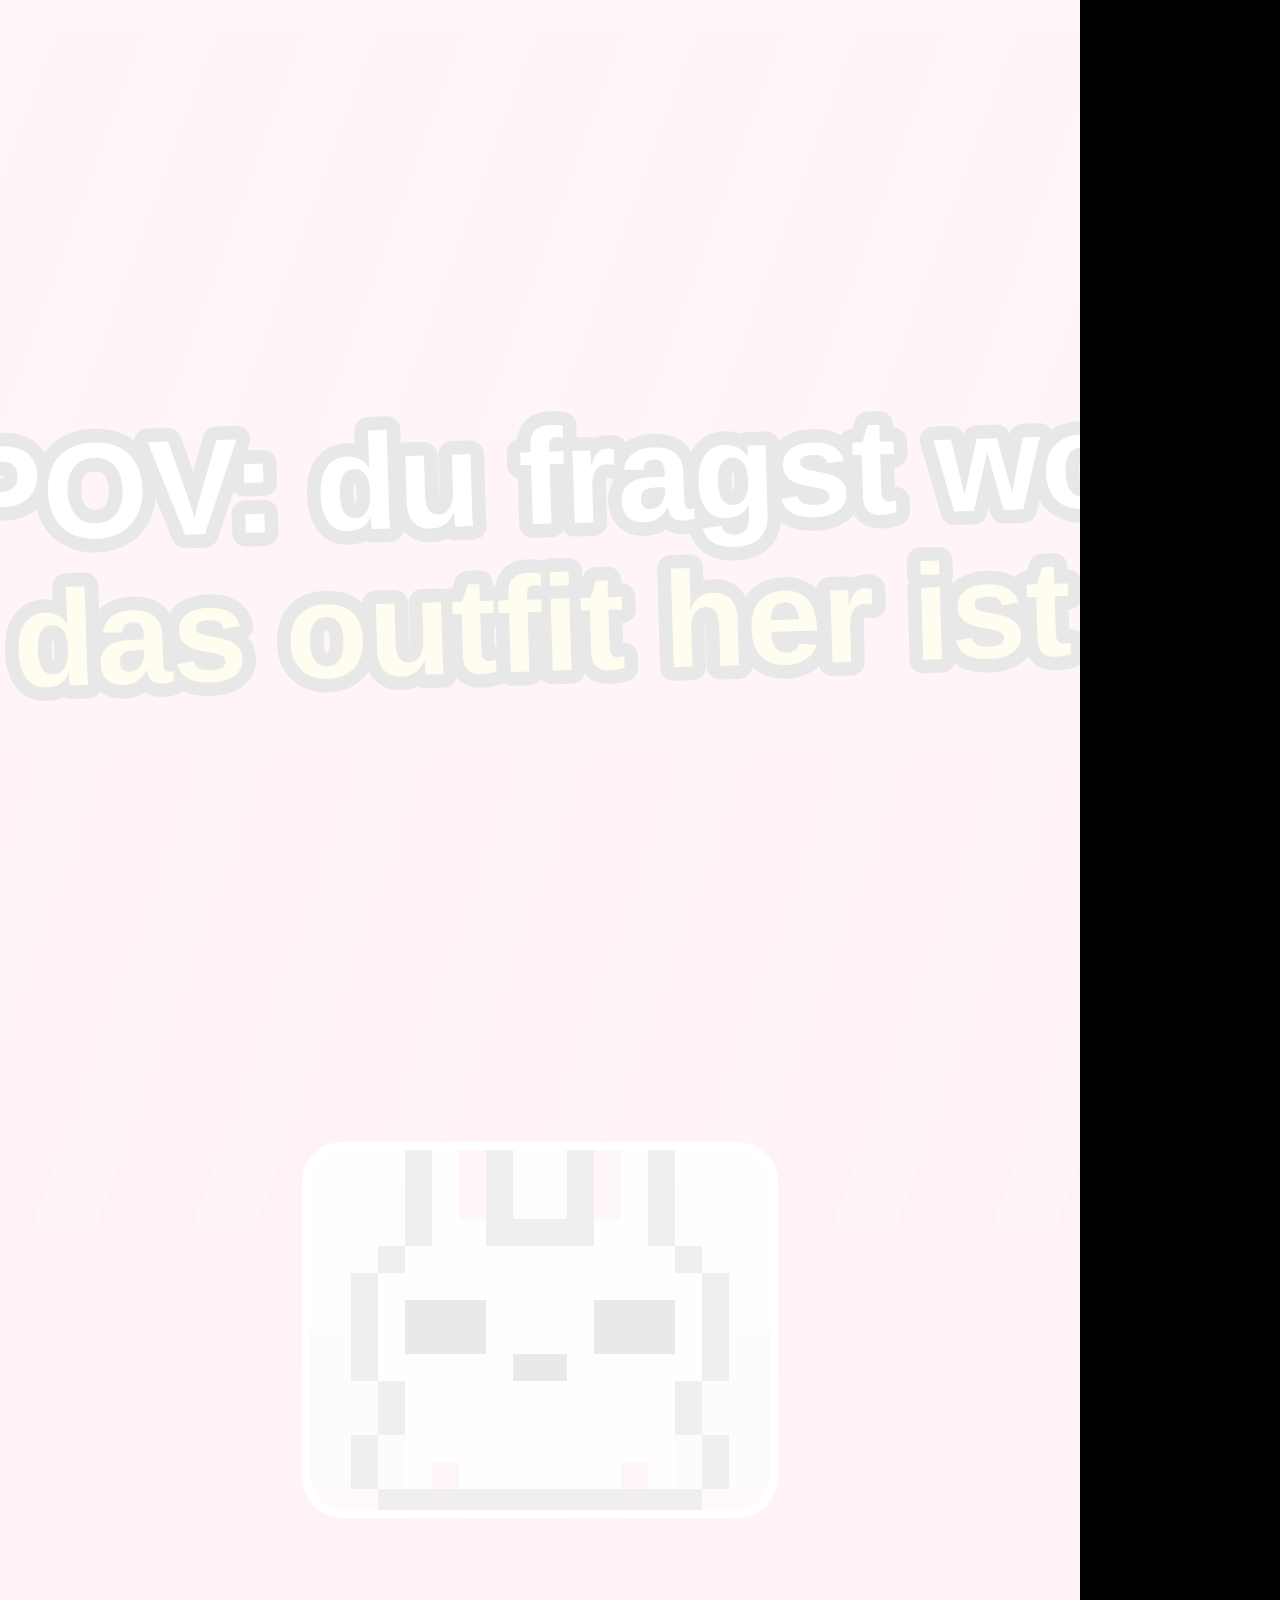
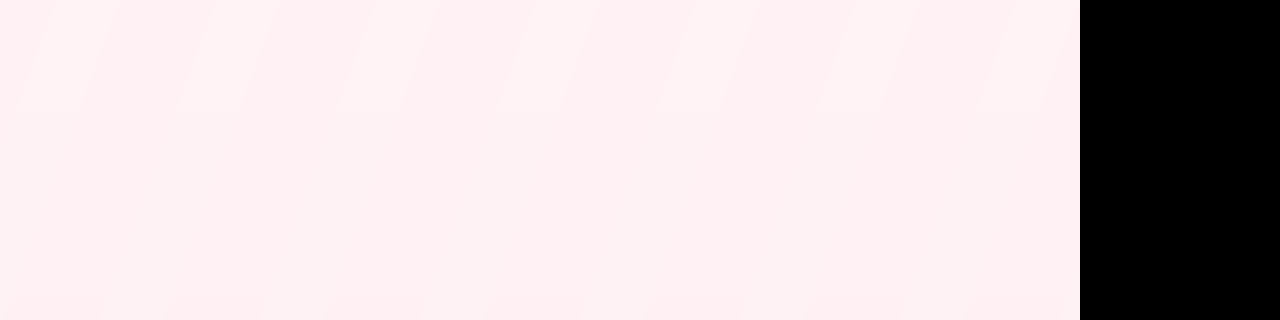
<file: docs/social/tiktok/gatekeeping.html>
<!DOCTYPE html>
<html><head><meta charset="utf-8">
<style>html, body { margin: 0; background: #000; } canvas { display: block; }</style></head>
<body>
<canvas id="c" width="1080" height="1920"></canvas>
<script src="mali-lib.js"></script>
<script>
// "POV: du fragst wo das outfit her ist" – Gatekeeping. Reaction-Video: oben das Handy
// (Kommentare, Bio, DMs), unten die Reaction-Cam. Kein Name, keine Lösung, nur der Struggle.
LEN = 15.5;
Object.assign(EN, {
  "POV: du fragst wo": "POV: you ask where", "das outfit her ist": "the outfit is from",
  "omg wo ist die jacke her?? 😍": "omg where is the jacket from?? 😍", "danke 🥰": "thank u 🥰",
  "danke…???": "thank u…???", "und der mantel?? 🙏": "and the coat?? 🙏", "vintage 💅": "vintage 💅",
  "vintage. natürlich.": "vintage. of course.", "SCHUHE PLS 😭": "SHOES PLS 😭", "link in bio ✨": "link in bio ✨",
  "WELCHER LINK": "WHAT LINK", "hey 🥺": "hey 🥺", "hallo?": "hello?", "die jacke 🥺": "the jacket 🥺",
  "bitte": "please", "ich zahl dir 5 €": "i'll pay u €5", "Gesehen": "Seen",
  "*tippt…*": "*typing…*", "*tippt nicht mehr*": "*stopped typing*",
  "warum fragt ihr eigentlich immer": "why do you guys always ask", "wo meine sachen her sind 🙄": "where my stuff is from 🙄",
  "gatekeeping sollte": "gatekeeping should", "illegal sein": "be illegal",
  "Kommentar schreiben…": "Add a comment…", "Nachricht…": "Message…", "du": "you",
  "living my best life 🌸": "living my best life 🌸",
});
MALI.angry = mk({ 7: ".owkwwwwwwwwkwo.", 8: ".owwkkwwwwkkwwo.", 9: ".owbkkwwwwkkbwo.", 10: ".owwwwkkkkwwwwo." });
MALI.dead = mk({ 8: ".owwwwwwwwwwwwo.", 9: ".owkkkwwwwkkkwo.", 10: ".owwwwwkkwwwwwo." });

// großer TikTok-Text: weiß mit dicker Kontur
function bigText(lines, cy, size, { scale = 1, rot = -0.03, fill = "#fff" } = {}) {
  if (scale <= 0) return;
  lines = lines.map(tr);
  ctx.save(); ctx.translate(W / 2, cy); ctx.rotate(rot); ctx.scale(scale, scale);
  ctx.font = `900 ${size}px ${FONT}`;
  const widest = Math.max(...lines.map((l) => ctx.measureText(l).width)) + size * 0.2;
  if (widest > 800) { size *= 800 / widest; ctx.font = `900 ${size}px ${FONT}`; }
  ctx.textAlign = "center"; ctx.textBaseline = "middle"; ctx.lineJoin = "round";
  ctx.lineWidth = size * 0.2; ctx.strokeStyle = "#1d1218";
  lines.forEach((l, i) => { const y = (i - (lines.length - 1) / 2) * size * 1.08; ctx.strokeText(l, 0, y); ctx.fillStyle = Array.isArray(fill) ? fill[i] : fill; ctx.fillText(l, 0, y); });
  ctx.restore();
}
const punch = (t, at, len = 0.22) => (t >= at && t < at + len) ? 1 - (t - at) / len : 0;
function flash(t, at, color = "255,255,255", a = 0.8, len = 0.15) {
  const k = punch(t, at, len) * a;
  if (k > 0) { ctx.fillStyle = `rgba(${color},${k})`; ctx.fillRect(0, 0, W, H); }
}
function avatar(look, cx, cy, r) {
  ctx.save(); ctx.beginPath(); ctx.arc(cx, cy, r, 0, 7); ctx.fillStyle = LOOKS[look].bg; ctx.fill(); ctx.clip();
  bunny(look, cx, cy + r * 0.25, r / 7.5); ctx.restore();
}
function text(str, x, y, size, color, weight = 600, align = "left") {
  ctx.fillStyle = color; ctx.font = `${weight} ${size}px ${FONT}`; ctx.textAlign = align; ctx.textBaseline = "middle";
  ctx.fillText(tr(str), x, y);
}
const typed = (t, s, from, to) => { const str = tr(s); return str.slice(0, Math.floor([...str].length * prog(t, from, to))); };

// --- Handy-Bildschirm --------------------------------------------------------------------------
const PX = 140, PY = 400, PW = 800, PH = 700;      // innerhalb des sicheren Bereichs
function phone(draw) {
  ctx.save(); ctx.shadowColor = "rgba(40,20,40,.35)"; ctx.shadowBlur = 40; ctx.shadowOffsetY = 12;
  ctx.fillStyle = "#1b1418"; round(PX, PY, PW, PH, 48); ctx.fill(); ctx.restore();
  ctx.save(); round(PX + 12, PY + 12, PW - 24, PH - 24, 38); ctx.clip();
  ctx.fillStyle = "#ffffff"; ctx.fillRect(PX, PY, PW, PH);
  draw(PX + 12, PY + 12, PW - 24, PH - 24);
  ctx.restore();
}
// Post mit Kommentaren. comments: [[user, look, text, ab Zeit]], input: [text, von, bis, gesendet ab]
function postScreen(t, look, user, comments, input) {
  phone((x, y, w, h) => {
    avatar(look, x + 50, y + 44, 26); text(user, x + 90, y + 44, 28, "#1b1418", 800);
    ctx.fillStyle = LOOKS[look].bg; ctx.fillRect(x, y + 84, w, 280);
    bunny(look, x + w / 2, y + 222, 11);
    heart(x + 40, y + 400, 4); text("48,2k", x + 70, y + 400, 26, "#1b1418", 700);
    let cy = y + 466;
    for (const [u, lk, msg, at] of comments) {
      if (t < at) continue;
      const pop = easeBack(prog(t, at, at + 0.18));
      if (!u) cy -= 52;                                // zweite Zeile derselben Person
      ctx.save(); ctx.translate(x + 30, cy); ctx.scale(pop, pop);
      if (u) { avatar(lk, 22, 0, 22); text(u, 60, -18, 26, "#1b1418", 800); }
      text(msg, 60, 18, 36, "#1b1418", 500);
      ctx.restore(); cy += 96;
    }
    if (input) {                                      // Eingabezeile mit Tippen
      const [msg, from, to, sent] = input;
      ctx.fillStyle = "#f3eef1"; round(x + 20, y + h - 80, w - 40, 60, 30); ctx.fill();
      if (t < sent) {
        const s = typed(t, msg, from, to);
        text(s || tr("Kommentar schreiben…"), x + 50, y + h - 50, 34, s ? "#1b1418" : "#9a8b93", 500);
        if (s && (t * 3) % 1 < 0.5) { ctx.font = `500 34px ${FONT}`; ctx.fillStyle = "#c93a69"; ctx.fillRect(x + 52 + ctx.measureText(s).width, y + h - 68, 3, 36); }
      } else text("Kommentar schreiben…", x + 50, y + h - 50, 28, "#9a8b93", 500);
    }
  });
}
function bioScreen(t) {
  phone((x, y, w, h) => {
    avatar("street", x + w / 2, y + 120, 80);
    text("@bunny.fits", x + w / 2, y + 240, 40, "#1b1418", 800, "center");
    text("✨ manifesting ✨", x + w / 2, y + 310, 38, "#1b1418", 500, "center");
    text("living my best life 🌸", x + w / 2, y + 365, 34, "#6f5a63", 500, "center");
    for (let i = 0; i < 3; i++) { ctx.fillStyle = LOOKS[["leather", "y2k", "trench"][i]].bg; ctx.fillRect(x + 10 + i * (w - 20) / 3, y + 430, (w - 40) / 3, 260); bunny(["leather", "y2k", "trench"][i], x + 10 + i * (w - 20) / 3 + (w - 40) / 6, y + 560, 6); }
  });
}
function dmScreen(t) {
  phone((x, y, w, h) => {
    ctx.fillStyle = "#faf6f8"; ctx.fillRect(x, y, w, 90);
    avatar("leather", x + 50, y + 45, 28); text("@hasi.style", x + 92, y + 45, 30, "#1b1418", 800);
    const msgs = [["hey 🥺", 9.1], ["hallo?", 9.4], ["die jacke 🥺", 9.7], ["bitte", 10.0], ["ich zahl dir 5 €", 10.3]];
    let my = y + 140;
    for (const [m, at] of msgs) {
      if (t < at) continue;
      const pop = easeBack(prog(t, at, at + 0.15));
      ctx.font = `500 32px ${FONT}`; const bw = ctx.measureText(tr(m)).width + 50;
      ctx.save(); ctx.translate(x + w - 30 - bw / 2, my + 30); ctx.scale(pop, pop);
      ctx.fillStyle = "#c93a69"; round(-bw / 2, -30, bw, 60, 30); ctx.fill();
      text(m, 0, 2, 32, "#fff", 500, "center"); ctx.restore();
      my += 76;
    }
    if (t > 10.6) text("Gesehen", x + w - 34, my + 4, 24, "#9a8b93", 600, "right");
    if (between(t, 10.8, 11.3)) {                     // tippt … und hört wieder auf
      ctx.fillStyle = "#efe7eb"; round(x + 30, my + 40, 120, 60, 30); ctx.fill();
      for (let i = 0; i < 3; i++) { ctx.fillStyle = "#9a8b93"; ctx.beginPath(); ctx.arc(x + 62 + i * 28, my + 70 - Math.abs(Math.sin(t * 9 + i)) * 8, 8, 0, 7); ctx.fill(); }
    }
    ctx.fillStyle = "#f3eef1"; round(x + 20, y + h - 80, w - 40, 60, 30); ctx.fill();
    text("Nachricht…", x + 50, y + h - 50, 28, "#9a8b93", 500);
  });
}
// --- Reaction-Cam unten ------------------------------------------------------------------------
function reaction(t, face, { shake = 0, sweat = false, red = 0 } = {}) {
  const x = 310, y = 1150, w = 460, h = 360;
  ctx.save(); ctx.translate(shake, 0);
  ctx.fillStyle = "#fff"; round(x - 8, y - 8, w + 16, h + 16, 40); ctx.fill();
  ctx.save(); round(x, y, w, h, 34); ctx.clip();
  const g = ctx.createLinearGradient(0, y, 0, y + h); g.addColorStop(0, "#ffe9f1"); g.addColorStop(1, "#f6d0e0");
  ctx.fillStyle = g; ctx.fillRect(x, y, w, h);
  mali(x + w / 2, y + 150, 27, face);                // Nahaufnahme: Gesicht in der Mitte
  if (sweat) sprite(DROP, x + w / 2 + 150, y + 120 + (t % 0.6) * 60, 8);
  if (red > 0) { ctx.fillStyle = `rgba(255,40,60,${red * 0.35})`; ctx.fillRect(x, y, w, h); }
  ctx.restore(); ctx.restore();
}

function scene(t) {
  // Hintergrund: Rosa mit Streifen, bewegt sich
  const g = ctx.createLinearGradient(0, 0, 0, H); g.addColorStop(0, "#ff9fbd"); g.addColorStop(1, "#ff6b8b");
  ctx.fillStyle = g; ctx.fillRect(0, 0, W, H);
  ctx.save(); ctx.globalAlpha = 0.1; ctx.fillStyle = "#fff";
  for (let i = -4; i < 14; i++) { ctx.save(); ctx.translate(i * 160 + (t * 120) % 160, 0); ctx.rotate(0.35); ctx.fillRect(0, -200, 60, 2600); ctx.restore(); }
  ctx.restore();
  // ganzes Bild wackelt bei Schock-Momenten
  const quake = (punch(t, 8.3, 0.4) + punch(t, 12.0, 0.5)) * 18 * Math.sin(t * 95);
  ctx.save(); ctx.translate(quake, 0);

  if (t < 1.6) {                                                     // Hook
    reaction(t, "shock");
    bigText(["POV: du fragst wo", "das outfit her ist"], 560, 110, { scale: lerp(1.5, 1, easeOut(prog(t, 0, 0.18))), fill: ["#fff", "#ffe066"] });
  } else if (t < 4.2) {                                              // 1: "danke"
    postScreen(t, "leather", "@hasi.style",
      [["du", "hoodie", "omg wo ist die jacke her?? 😍", 2.7], ["@hasi.style", "leather", "danke 🥰", 3.2]],
      ["omg wo ist die jacke her?? 😍", 1.8, 2.6, 2.7]);
    reaction(t, t < 3.2 ? "shiny" : "tired");
    if (t > 3.4) bigText(["danke…???"], 300, 120, { scale: easeBack(prog(t, 3.4, 3.65)) });
  } else if (t < 6.6) {                                              // 2: "vintage"
    postScreen(t, "trench", "@hasi.style",
      [["du", "hoodie", "und der mantel?? 🙏", 5.0], ["@hasi.style", "trench", "vintage 💅", 5.4]],
      ["und der mantel?? 🙏", 4.3, 4.9, 5.0]);
    const twitch = t > 5.5 ? (Math.floor(t * 12) % 4 === 0 ? 8 : 0) : 0;
    reaction(t, t < 5.4 ? "idle" : "tired", { shake: twitch });
    if (t > 5.6) bigText(["vintage. natürlich."], 300, 100, { scale: easeBack(prog(t, 5.6, 5.85)) });
  } else if (t < 9.0) {                                              // 3: "link in bio"
    if (t < 8.0) postScreen(t, "street", "@bunny.fits",
      [["du", "hoodie", "SCHUHE PLS 😭", 7.2], ["@bunny.fits", "street", "link in bio ✨", 7.5]],
      ["SCHUHE PLS 😭", 6.7, 7.1, 7.2]);
    else bioScreen(t);
    reaction(t, t < 8.3 ? "idle" : "shock", { red: t > 8.3 ? 1 - prog(t, 8.3, 9.0) : 0 });
    if (t > 8.3) bigText(["WELCHER LINK"], 300, 130, { scale: lerp(1.6, 1, easeOut(prog(t, 8.3, 8.45))), fill: "#ffe066" });
  } else if (t < 11.6) {                                             // 4: DMs, gesehen, tippt nicht mehr
    dmScreen(t);
    reaction(t, t < 10.6 ? "shiny" : "tired", { sweat: t > 10.6 });
    if (between(t, 10.8, 11.3)) bigText(["*tippt…*"], 300, 100, { scale: easeBack(prog(t, 10.8, 11.0)) });
    if (t >= 11.3) bigText(["*tippt nicht mehr*"], 300, 100, { scale: easeBack(prog(t, 11.3, 11.5)) });
  } else if (t < 13.6) {                                             // 5: "warum fragt ihr immer"
    postScreen(t, "y2k", "@hasi.style",
      [["@hasi.style", "y2k", "warum fragt ihr eigentlich immer", 11.7], ["", "y2k", "wo meine sachen her sind 🙄", 11.7]], null);
    reaction(t, t < 12.0 ? "idle" : "angry", { shake: t > 12.0 ? Math.sin(t * 70) * 10 : 0, red: t > 12.0 ? 0.6 : 0 });
  } else {                                                           // Ende: tot starren
    const z = 1 + prog(t, 13.6, 15.5) * 0.25;
    ctx.save(); ctx.translate(W / 2, 1100); ctx.scale(z, z); ctx.translate(-W / 2, -1100);
    mali(W / 2, 1060, 36, "dead");
    ctx.restore();
    bigText(["gatekeeping sollte", "illegal sein"], 420, 120, { scale: lerp(1.5, 1, easeOut(prog(t, 13.7, 13.9))), fill: ["#fff", "#ffe066"] });
  }
  ctx.restore();
  flash(t, 0, "255,255,255", 0.9); flash(t, 8.3, "255,80,100", 0.5, 0.25); flash(t, 12.0, "255,80,100", 0.4, 0.25);
  flash(t, 13.6, "29,18,24", 1, 0.2);
}

window.duration = LEN;
window.draw = (t) => { ctx.setTransform(1, 0, 0, 1, 0, 0); ctx.clearRect(0, 0, W, H); scene(t); };
window.draw(0);
</script>
</body></html>
</file>
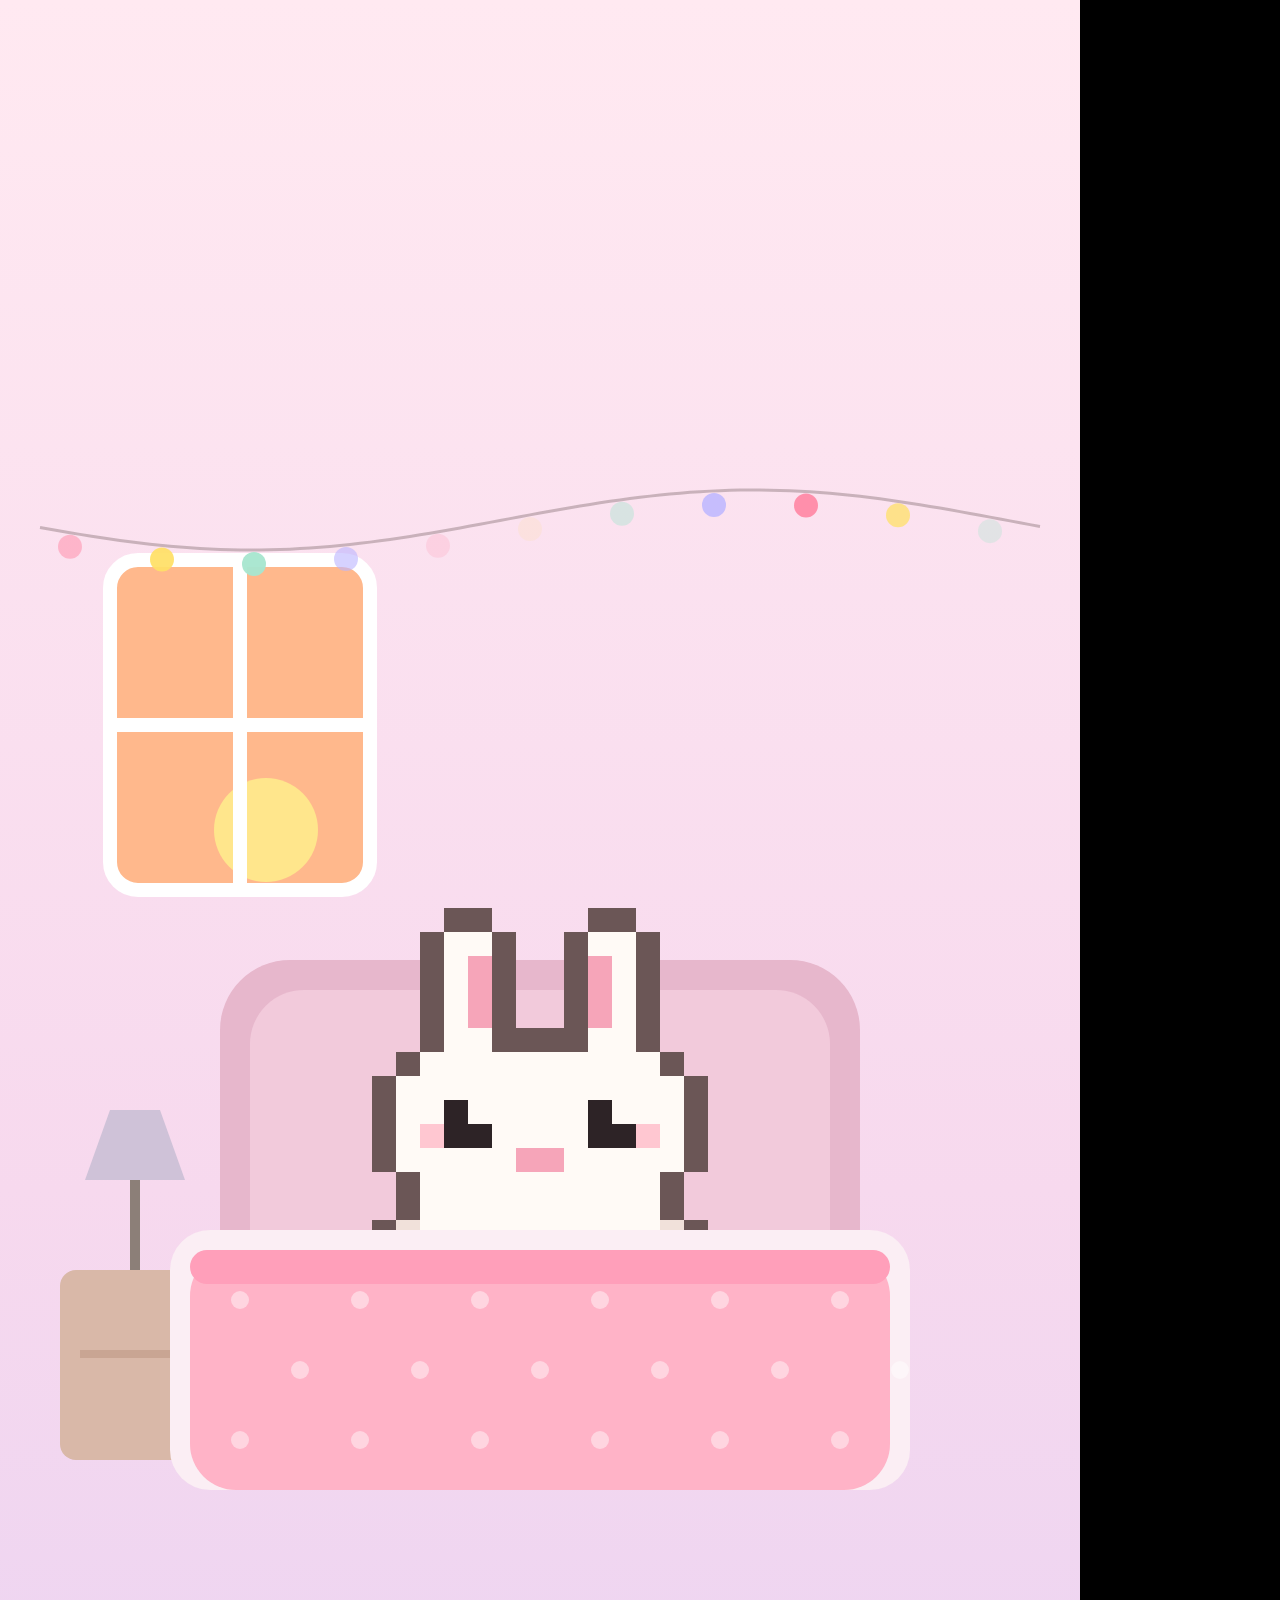
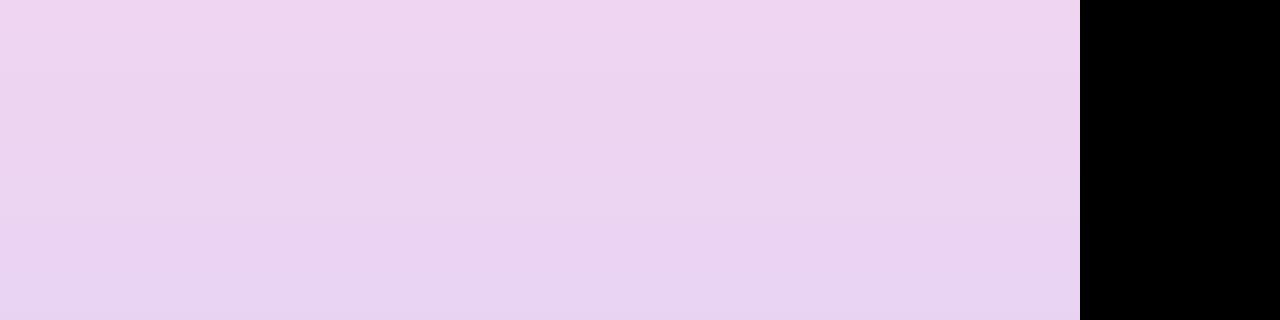
<file: docs/social/tiktok/serie.html>
<!DOCTYPE html>
<html><head><meta charset="utf-8">
<style>html, body { margin: 0; background: #000; } canvas { display: block; }</style></head>
<body>
<canvas id="c" width="1080" height="1920"></canvas>
<script src="mali-lib.js"></script>
<script>
// Mali-Serie: kurze, süße Alltagsgeschichten ohne Werbung. ?v=ausverkauft|paket|schrank|warenkorb, ?lang=en
Object.assign(EN, {
  "*findet DIE perfekte jacke*": "*finds THE perfect jacket*", "*größe auswählen…*": "*picking a size…*",
  "*ausverkauft.": "*sold out.", "in jeder größe*": "in every size*", "AUSVERKAUFT": "SOLD OUT",
  "*legt sich wieder": "*goes back", "ins bett*": "to bed*", "In den Warenkorb": "Add to cart",
  "*bestellt das outfit": "*orders the outfit", "vom foto*": "from the photo*", "bestellt ✓": "ordered ✓",
  "*paket ist da!!*": "*package is here!!*", "bestellt": "ordered", "bekommen": "got", "*naja…*": "*well…*",
  "*schickt es zurück*": "*sends it back*",
  "*kleiderschrank": "*wardrobe", "ist voll*": "is full*", "*sucht was": "*looking for", "zum anziehen*": "something to wear*",
  "*hat trotzdem nichts": "*still has nothing", "*öffnet pinterest*": "*opens pinterest*",
  "*packt alles in": "*puts everything", "den warenkorb*": "in the cart*", "*sieht die summe*": "*sees the total*",
  "*entfernt alles wieder*": "*removes everything*", "*speichert es": "*saves it", "auf pinterest*": "on pinterest*",
  "Warenkorb": "Cart", "Summe": "Total", "Merken": "Save",
  "Lederjacke": "Leather jacket", "Baggy Jeans": "Baggy jeans", "Sneaker": "Sneakers", "Tasche": "Bag", "Top": "Top",
  "39,90 €": "€39.90", "59,90 €": "€59.90", "39,99 €": "€39.99", "69,00 €": "€69.00", "49,00 €": "€49.00", "32,01 €": "€32.01",
});
const money = (v) => LANG === "en" ? `€${v.toFixed(2)}` : `${v.toFixed(2).replace(".", ",")} €`;

const ITEMS = {
  jacket: ["...XX..XX...", "..XXXwwXXX..", ".XXXXwwXXXX.", "XXXXXwwXXXXX", "XXXXXwwXXXXX",
           "XX.XXwwXX.XX", "XX.XXwwXX.XX", "XX.XXwwXX.XX", "XX.XXXXXX.XX", "...XXXXXX..."],
  jeans:  ["..XXXXXXXX..", "..XXXXXXXX..", "..XXXX.XXX..", ".XXXXX.XXXX.", ".XXXX..XXXX.",
           ".XXXX..XXXX.", "XXXXX..XXXXX", "XXXXX..XXXXX", "XXXXX..XXXXX", "XXXX....XXXX"],
  sneaker:["............", "....XXX.....", "...XXXXX....", "..XXXXXXXX..", ".XXXXXXXXXXX",
           "XXXXXXXXXXXX", "GGGGGGGGGGGG", "............"],
  bag:    ["....XXXX....", "...X....X...", "...X....X...", ".XXXXXXXXXX.", ".XXXXXXXXXX.",
           ".XXXXwwXXXX.", ".XXXXXXXXXX.", ".XXXXXXXXXX.", ".XXXXXXXXXX."],
  top:    [".XX....XX.", ".XXXXXXXX.", "XXXXXXXXXX", "XXXXXXXXXX", "..XXXXXX..",
           "..XXXXXX..", "..XXXXXX..", "..XXXXXX.."],
};
function item(name, cx, cy, s, color, alpha = 1) {
  const rows = ITEMS[name];
  pixels(rows, cx - rows[0].length * s / 2, cy - rows.length * s / 2, s, { X: color, w: "#fffaf6", G: "#8c7f78" }, alpha);
}
// Handy groß über Mali: Rahmen + Inhalt (draw bekommt die Innenfläche)
function phoneScreen(x, y, w, h, scale, draw) {
  if (scale <= 0) return;
  ctx.save(); ctx.translate(x + w / 2, y + h / 2); ctx.scale(scale, scale); ctx.translate(-(x + w / 2), -(y + h / 2));
  ctx.save(); ctx.shadowColor = "rgba(58,42,48,.25)"; ctx.shadowBlur = 40; ctx.shadowOffsetY = 12;
  ctx.fillStyle = "#231c20"; round(x, y, w, h, 56); ctx.fill(); ctx.restore();
  ctx.save(); round(x + 14, y + 14, w - 28, h - 28, 44); ctx.clip();
  ctx.fillStyle = "#fff7fa"; ctx.fillRect(x, y, w, h);
  draw(x + 14, y + 14, w - 28, h - 28);
  ctx.restore(); ctx.restore();
}
function pill(textStr, cx, cy, size, bg, fg, scale = 1, rot = 0) {
  if (scale <= 0) return;
  ctx.save(); ctx.translate(cx, cy); ctx.rotate(rot); ctx.scale(scale, scale);
  ctx.font = `800 ${size}px ${FONT}`; const w = ctx.measureText(tr(textStr)).width + size * 1.2;
  ctx.fillStyle = bg; round(-w / 2, -size * 0.8, w, size * 1.6, size * 0.8); ctx.fill();
  ctx.fillStyle = fg; ctx.textAlign = "center"; ctx.textBaseline = "middle"; ctx.fillText(tr(textStr), 0, size * 0.05);
  ctx.restore();
}
function fadeOut(t) {
  const out = prog(t, LEN - 0.45, LEN);
  if (out > 0) { ctx.fillStyle = `rgba(255,247,250,${out})`; ctx.fillRect(0, 0, W, H); }
}
const MX = W / 2, MY = 1100, S = 24;

// ================= 1: ausverkauft =================
function ausverkauft(t) {
  room(t, 1, false);
  let face = (t % 1.7) > 1.6 ? "blink" : "shiny", sink = 0, shake = 0;
  if (t > 3.0) face = "idle";
  if (t > 4.6) face = "shock";
  if (t > 6.6) face = "sad";
  if (t > 7.4) { sink = easeOut(prog(t, 7.6, 8.6)) * 250; face = "tired"; }
  if (between(t, 5.6, 5.9)) shake = Math.sin(t * 90) * 14;
  ctx.save(); ctx.translate(shake, 0);
  ctx.save(); ctx.beginPath(); ctx.rect(0, 0, W, 1400); ctx.clip();      // unter der Decke verschwinden
  mali(MX, MY + sink, S, face);
  ctx.restore();
  bedFront(1250);
  const phoneIn = easeBack(prog(t, 0.1, 0.45)) * (1 - easeOut(prog(t, 7.2, 7.6)));
  phoneScreen(290, 430, 500, 480, phoneIn, (x, y, w, h) => {
    ctx.fillStyle = "#f3e7ee"; round(x + 20, y + 20, w - 40, 230, 24); ctx.fill();
    item("jacket", x + w / 2, y + 135, 15, "#1e1a1d");
    for (let i = 0; i < 3; i++) {
      const k = (t * 1.2 + i / 3) % 1;
      if (t < 3) sprite(SPARK, x + [70, w - 70, w - 110][i], y + [70, 90, 210][i] - k * 20, 7, Math.sin(k * Math.PI));
    }
    ctx.fillStyle = "#3a2a30"; ctx.font = `800 34px ${FONT}`; ctx.textAlign = "left"; ctx.textBaseline = "middle";
    ctx.fillText(tr("39,90 €"), x + 26, y + 285);
    ["S", "M", "L", "XL"].forEach((size, i) => {          // Größen, eine nach der anderen weg
      const bx = x + 26 + i * 104, by = y + 320, gone = t > 3.0 + i * 0.6;
      ctx.fillStyle = gone ? "#efe3e9" : "#fff"; ctx.strokeStyle = "#d9c6cf"; ctx.lineWidth = 3;
      round(bx, by, 88, 60, 14); ctx.fill(); ctx.stroke();
      ctx.fillStyle = gone ? "#c4b3bb" : "#3a2a30"; ctx.font = `800 30px ${FONT}`; ctx.textAlign = "center";
      ctx.fillText(size, bx + 44, by + 31);
      if (gone) { const p = prog(t, 3.0 + i * 0.6, 3.2 + i * 0.6); ctx.strokeStyle = "#e0435f"; ctx.lineWidth = 6;
        ctx.beginPath(); ctx.moveTo(bx + 14, by + 10); ctx.lineTo(bx + 14 + 60 * p, by + 10 + 40 * p); ctx.stroke(); }
    });
    const press = between(t, 2.2, 2.45) ? 0.93 : 1;
    ctx.save(); ctx.translate(x + w / 2, y + h - 50); ctx.scale(press, press);
    ctx.fillStyle = t > 2.2 ? "#a52d55" : "#c93a69"; round(-180, -32, 360, 64, 32); ctx.fill();
    ctx.fillStyle = "#fff"; ctx.font = `800 30px ${FONT}`; ctx.textAlign = "center"; ctx.fillText(tr("In den Warenkorb"), 0, 2);
    ctx.restore();
    if (t > 5.6) {                                       // Stempel
      const st = prog(t, 5.6, 5.85);
      ctx.save(); ctx.translate(x + w / 2, y + h / 2 - 20); ctx.rotate(-0.18); ctx.scale(lerp(2.2, 1, easeOut(st)), lerp(2.2, 1, easeOut(st)));
      ctx.globalAlpha = st; ctx.strokeStyle = "#e0435f"; ctx.lineWidth = 10; ctx.font = `900 64px ${FONT}`;
      const sw = ctx.measureText(tr("AUSVERKAUFT")).width + 60;
      round(-sw / 2, -55, sw, 110, 18); ctx.stroke();
      ctx.fillStyle = "#e0435f"; ctx.textAlign = "center"; ctx.textBaseline = "middle"; ctx.fillText(tr("AUSVERKAUFT"), 0, 4);
      ctx.restore();
    }
  });
  if (t > 6.7 && t < 7.6) sprite(DROP, MX + 170, 1000 + ((t - 6.7) % 0.6) * 60, 9, 1 - ((t - 6.7) % 0.6) / 0.6);
  ctx.restore();
  if (t < 2.2) narrate(["*findet DIE perfekte jacke*"], 300, { scale: easeBack(prog(t, 0, 0.3)) });
  else if (t < 5.6) narrate(["*größe auswählen…*"], 300, { scale: easeBack(prog(t, 2.3, 2.6)) });
  else if (t < 7.4) narrate(["*ausverkauft.", "in jeder größe*"], 300, { scale: easeBack(prog(t, 5.6, 5.9)) });
  else narrate(["*legt sich wieder", "ins bett*"], 330, { scale: easeBack(prog(t, 7.6, 7.9)) });
  fadeOut(t);
}

// ================= 2: bestellt vs. bekommen =================
function uglyJacket(cx, cy, a) {                         // viel zu große, senfgelbe Jacke
  if (a <= 0) return;
  ctx.save(); ctx.globalAlpha = a; ctx.translate(cx, cy); ctx.scale(lerp(0.6, 1, easeBack(a)), lerp(0.6, 1, easeBack(a)));
  ctx.fillStyle = "#c9a227"; round(-250, -80, 500, 330, 70); ctx.fill();                 // Körper
  ctx.fillStyle = "#b38f1f"; round(-300, -40, 90, 300, 40); ctx.fill(); round(210, -40, 90, 300, 40); ctx.fill(); // Ärmel
  ctx.fillStyle = "#d8b43b"; ctx.beginPath(); ctx.moveTo(-120, -80); ctx.lineTo(0, 40); ctx.lineTo(120, -80); ctx.lineTo(80, -110); ctx.lineTo(0, -20); ctx.lineTo(-80, -110); ctx.closePath(); ctx.fill(); // Kragen
  ctx.fillStyle = "#8a6d12"; for (let i = 0; i < 3; i++) { ctx.beginPath(); ctx.arc(0, 70 + i * 60, 10, 0, 7); ctx.fill(); }
  ctx.fillStyle = "#a07ed6"; round(120, 120, 70, 50, 10); ctx.fill();                   // komischer Flicken
  ctx.restore();
}
function box(cx, cy, open, s = 1) {
  ctx.save(); ctx.translate(cx, cy); ctx.scale(s, s);
  ctx.fillStyle = "#d6a676"; round(-150, -100, 300, 200, 14); ctx.fill();
  ctx.fillStyle = "#c08e5f"; ctx.fillRect(-20, -100, 40, 200);
  ctx.save(); ctx.translate(-160, -100); ctx.rotate(-1.9 * open);
  ctx.fillStyle = "#e0b585"; round(0, -24, 320, 30, 10); ctx.fill(); ctx.restore();
  ctx.restore();
}
function paket(t) {
  room(t, 1, false);
  let face = (t % 1.7) > 1.6 ? "blink" : "shiny", hop = 0, ugly = 0;
  if (between(t, 2.6, 5.0)) { face = "happy"; hop = Math.abs(Math.sin((t - 2.6) * 7)) * 34; }
  if (t > 6.2) { face = (t % 1.4) > 1.3 ? "blink" : "tired"; ugly = prog(t, 6.2, 6.6) * (1 - prog(t, 9.0, 9.3)); }
  if (t > 9.3) face = "sad";
  mali(MX, MY - hop, S, face);
  uglyJacket(MX, MY + 60, ugly);
  bedFront(1250);
  // Bestellung auf dem Handy
  const phoneIn = easeBack(prog(t, 0.1, 0.45)) * (1 - easeOut(prog(t, 2.4, 2.7)));
  phoneScreen(290, 430, 500, 480, phoneIn, (x, y, w, h) => {
    feedCard("leather", x + 20, y + 20, w - 40, h - 40, "48,2k", true);
    pill("bestellt ✓", x + w / 2, y + h - 70, 34, "#3fa66b", "#fff", easeBack(prog(t, 1.6, 1.85)));
  });
  // Paket fällt aufs Bett und geht auf
  if (between(t, 2.7, 6.4) || t > 9.0) {
    const fall = t < 9 ? easeBack(prog(t, 2.8, 3.3)) : 1;
    const out = t > 9.4 ? easeOut(prog(t, 9.4, 10.2)) * 900 : 0;
    box(MX + 230 + out, lerp(200, 1240, fall), t > 9 ? 0 : easeOut(prog(t, 5.0, 5.5)), 0.9);
    if (between(t, 5.2, 6.4)) for (let i = 0; i < 5; i++) {
      const k = prog(t, 5.2, 6.4);
      sprite(SPARK, MX + 230 + Math.cos(i * 1.3) * 200 * k, 1100 - Math.sin(i * 1.3) * 220 * k, 9, 1 - k);
    }
  }
  if (t > 6.6 && t < 9.0) {                              // Vergleich
    const a = easeBack(prog(t, 6.6, 6.9));
    ctx.save(); ctx.translate(250, 640); ctx.scale(a, a); ctx.rotate(-0.06);
    feedCard("leather", -140, -170, 280, 340, "48,2k");
    ctx.restore();
    pill("bestellt", 250, 860, 34, "#3a2a30", "#fff", a);
    pill("bekommen", 800, 980, 34, "#c93a69", "#fff", easeBack(prog(t, 7.0, 7.3)), 0.05);
  }
  if (t < 2.6) narrate(["*bestellt das outfit", "vom foto*"], 300, { scale: easeBack(prog(t, 0, 0.3)) });
  else if (t < 6.2) narrate(["*paket ist da!!*"], 300, { scale: easeBack(prog(t, 2.7, 3.0)) });
  else if (t < 9.0) narrate(["*naja…*"], 300, { scale: easeBack(prog(t, 7.4, 7.7)), size: 90 });
  else narrate(["*schickt es zurück*"], 300, { scale: easeBack(prog(t, 9.1, 9.4)) });
  fadeOut(t);
}

// ================= 3: nichts zum anziehen =================
const CLOTHES = ["#ff8fab", "#7fa0c8", "#ffe066", "#a8d5ba", "#1e1a1d", "#d9c2f0", "#c9b8a8", "#ffb3c7", "#3b4a5c", "#f4f1ec"];
function wardrobe(t, open) {
  ctx.fillStyle = "#e3c7b5"; round(290, 600, 500, 820, 30); ctx.fill();
  ctx.fillStyle = "#f6ece4"; round(320, 630, 440, 760, 20); ctx.fill();
  ctx.fillStyle = "#b99a86"; ctx.fillRect(330, 680, 420, 10);                        // Stange
  const left = Math.max(0, 10 - Math.floor(prog(t, 2.6, 5.4) * 10));               // Kleidung wird weniger
  for (let i = 0; i < left; i++) {
    const x = 350 + i * 40, wig = Math.sin(t * 8 + i) * (t < 2.4 ? 3 : 0);
    ctx.strokeStyle = "#8c7f78"; ctx.lineWidth = 4; ctx.beginPath(); ctx.moveTo(x + 18, 685); ctx.lineTo(x + 18, 700); ctx.stroke();
    ctx.fillStyle = CLOTHES[i]; round(x + wig, 700, 36, 230 + (i % 3) * 30, 8); ctx.fill();
  }
  ctx.fillStyle = "#e3c7b5"; ctx.fillRect(320, 1080, 440, 14);                       // Regal
  for (let i = 0; i < 4; i++) { ctx.fillStyle = CLOTHES[(i + 3) % 10]; round(340 + i * 104, 1040 - (i % 2) * 14, 90, 40 + (i % 2) * 14, 8); ctx.fill(); }
  const d = 220 * (1 - open);                                                         // Türen
  ctx.fillStyle = "#d4b39e"; round(290, 600, 30 + d, 820, 24); ctx.fill(); round(760 - d, 600, 30 + d, 820, 24); ctx.fill();
}
function schrank(t) {
  const g = ctx.createLinearGradient(0, 0, 0, H); g.addColorStop(0, "#ffe9f1"); g.addColorStop(1, "#f1dcef");
  ctx.fillStyle = g; ctx.fillRect(0, 0, W, H);
  ctx.fillStyle = "#ecd2e2"; ctx.fillRect(0, 1380, W, 540);                            // Boden
  lights(t);
  wardrobe(t, easeOut(prog(t, 0.3, 0.9)));
  // Haufen auf dem Boden, wächst
  const pile = prog(t, 2.8, 5.6);
  for (let i = 0; i < Math.floor(pile * 18); i++) {
    const side = i % 2 ? 1 : -1, x = MX + side * (120 + (i * 37) % 200), y = 1440 - Math.floor(i / 4) * 34;
    ctx.fillStyle = CLOTHES[i % 10]; ctx.save(); ctx.translate(x, y); ctx.rotate((i * 0.7) % 1 - 0.5);
    round(-70, -22, 140, 44, 14); ctx.fill(); ctx.restore();
  }
  // fliegende Teile (über Malis Schulter)
  if (between(t, 2.6, 5.6)) for (let k = 0; k < 12; k++) {
    const at = 2.6 + k * 0.25, f = prog(t, at, at + 0.5);
    if (f <= 0 || f >= 1) continue;
    const side = k % 2 ? 1 : -1, x = lerp(MX, MX + side * 280, f), y = 900 - Math.sin(f * Math.PI) * 300 + f * 520;
    ctx.save(); ctx.translate(x, y); ctx.rotate(f * 6 * side); ctx.fillStyle = CLOTHES[k % 10]; round(-55, -35, 110, 70, 12); ctx.fill(); ctx.restore();
  }
  let face = "idle", my = 1280, hop = 0;
  if (t < 2.4) face = (t % 1.5) > 1.4 ? "blink" : "happy";
  else if (t < 5.6) { face = "idle"; hop = Math.abs(Math.sin(t * 8)) * 16; }
  else { face = t > 7.6 ? "shiny" : ((t % 1.4) > 1.3 ? "blink" : "tired"); my = 1230; }
  mali(MX, my - hop, 22, face);
  if (t > 7.6) {                                                                     // Handy
    ctx.fillStyle = "#231c20"; round(MX + 90, 1210, 70, 120, 14); ctx.fill();
    ctx.fillStyle = "#e9ecff"; round(MX + 97, 1218, 56, 104, 9); ctx.fill();
    ctx.fillStyle = "#e60023"; ctx.beginPath(); ctx.arc(MX + 125, 1270, 14, 0, 7); ctx.fill();
  }
  if (t < 2.4) narrate(["*kleiderschrank", "ist voll*"], 300, { scale: easeBack(prog(t, 0, 0.3)) });
  else if (t < 5.6) narrate(["*sucht was", "zum anziehen*"], 300, { scale: easeBack(prog(t, 2.5, 2.8)) });
  else if (t < 7.6) narrate(["*hat trotzdem nichts", "zum anziehen*"], 300, { scale: easeBack(prog(t, 5.7, 6.0)) });
  else narrate(["*öffnet pinterest*"], 300, { scale: easeBack(prog(t, 7.7, 8.0)) });
  fadeOut(t);
}

// ================= 4: warenkorb =================
const CART = [["jacket", "#1e1a1d", "Lederjacke", 59.90], ["jeans", "#7fa0c8", "Baggy Jeans", 39.99],
              ["sneaker", "#f4f1ec", "Sneaker", 69.00], ["bag", "#c93a69", "Tasche", 49.00], ["top", "#d9c2f0", "Top", 32.01]];
const ADD = [0.5, 1.1, 1.7, 2.3, 2.9], REMOVE = [5.6, 6.0, 6.4, 6.8, 7.2];
function warenkorb(t) {
  room(t, 1, false);
  let face = (t % 1.7) > 1.6 ? "blink" : "happy";
  if (t > 3.6) face = "shock";
  if (t > 5.4) face = (t % 1.4) > 1.3 ? "blink" : "tired";
  if (t > 8.2) face = "happy";
  const shake = between(t, 3.6, 3.95) ? Math.sin(t * 90) * 12 : 0;
  mali(MX, MY, S, face);
  bedFront(1250);
  const phoneIn = easeBack(prog(t, 0.05, 0.4));
  ctx.save(); ctx.translate(shake, 0);
  phoneScreen(270, 350, 540, 570, phoneIn, (x, y, w, h) => {
    ctx.fillStyle = "#3a2a30"; ctx.font = `800 36px ${FONT}`; ctx.textAlign = "left"; ctx.textBaseline = "middle";
    ctx.fillText(tr("Warenkorb"), x + 30, y + 46);
    let total = 0, row = 0;
    CART.forEach(([kind, color, name, price], i) => {
      const added = prog(t, ADD[i], ADD[i] + 0.2), removed = prog(t, REMOVE[i], REMOVE[i] + 0.25);
      if (added <= 0 || removed >= 1) return;
      if (removed === 0) total += price;
      const ry = y + 84 + row * 64, rx = x + 20 - removed * 600; row++;
      ctx.globalAlpha = added * (1 - removed);
      ctx.fillStyle = "#f6ecf1"; round(rx, ry, w - 40, 56, 14); ctx.fill();
      ctx.fillStyle = color === "#f4f1ec" ? "#d8cbc4" : "#fff"; round(rx + 7, ry + 5, 46, 46, 9); ctx.fill();
      item(kind, rx + 30, ry + 28, 3.2, color);
      ctx.fillStyle = "#3a2a30"; ctx.font = `700 27px ${FONT}`; ctx.textAlign = "left"; ctx.fillText(tr(name), rx + 68, ry + 29);
      ctx.textAlign = "right"; ctx.fillText(money(price), rx + w - 60, ry + 29);
      ctx.globalAlpha = 1;
    });
    if (t > 8.2) total = 0;
    // Summe
    const big = between(t, 3.6, 5.4) ? easeBack(prog(t, 3.6, 3.9)) : 0;
    ctx.fillStyle = "#3a2a30"; ctx.fillRect(x + 20, y + h - 120, w - 40, 3);
    ctx.font = `800 34px ${FONT}`; ctx.textAlign = "left"; ctx.fillText(tr("Summe"), x + 30, y + h - 70);
    ctx.save(); ctx.translate(x + w - 40, y + h - 70); ctx.scale(1 + big * 0.5, 1 + big * 0.5);
    ctx.fillStyle = big > 0 ? "#e0435f" : "#3a2a30"; ctx.font = `900 40px ${FONT}`; ctx.textAlign = "right";
    ctx.fillText(money(total), 0, 0); ctx.restore();
    if (t > 8.2) {                                        // auf Pinterest merken
      const p = easeBack(prog(t, 8.3, 8.6));
      ctx.fillStyle = `rgba(255,247,250,${0.9 * clamp(p)})`; ctx.fillRect(x, y, w, h);
      ctx.save(); ctx.translate(x + w / 2, y + h / 2 - 30); ctx.scale(p, p);
      ctx.fillStyle = "#f3e7ee"; round(-150, -170, 300, 300, 26); ctx.fill();
      item("jacket", 0, -30, 14, "#1e1a1d");
      ctx.restore();
      pill("Merken", x + w / 2, y + h - 90, 36, "#e60023", "#fff", easeBack(prog(t, 8.6, 8.85)));
      if (t > 8.9) for (let i = 0; i < 4; i++) { const k = ((t - 8.9) * 0.9 + i / 4) % 1; heart(x + w / 2 + (i - 1.5) * 70, y + h - 150 - k * 220, 6, Math.sin(k * Math.PI)); }
    }
  });
  ctx.restore();
  if (t < 3.4) narrate(["*packt alles in", "den warenkorb*"], 270, { scale: easeBack(prog(t, 0, 0.3)) });
  else if (t < 5.4) narrate(["*sieht die summe*"], 290, { scale: easeBack(prog(t, 3.6, 3.9)) });
  else if (t < 8.2) narrate(["*entfernt alles wieder*"], 290, { scale: easeBack(prog(t, 5.4, 5.7)) });
  else narrate(["*speichert es", "auf pinterest*"], 270, { scale: easeBack(prog(t, 8.2, 8.5)) });
  fadeOut(t);
}

const VIDEOS = { ausverkauft: [ausverkauft, 10.5], paket: [paket, 11], schrank: [schrank, 10], warenkorb: [warenkorb, 10.5] };
const which = new URLSearchParams(location.search).get("v") || "ausverkauft";
LEN = VIDEOS[which][1];
window.duration = LEN;
window.draw = (t) => { ctx.setTransform(1, 0, 0, 1, 0, 0); ctx.clearRect(0, 0, W, H); VIDEOS[which][0](t); };
window.draw(0);
</script>
</body></html>
</file>
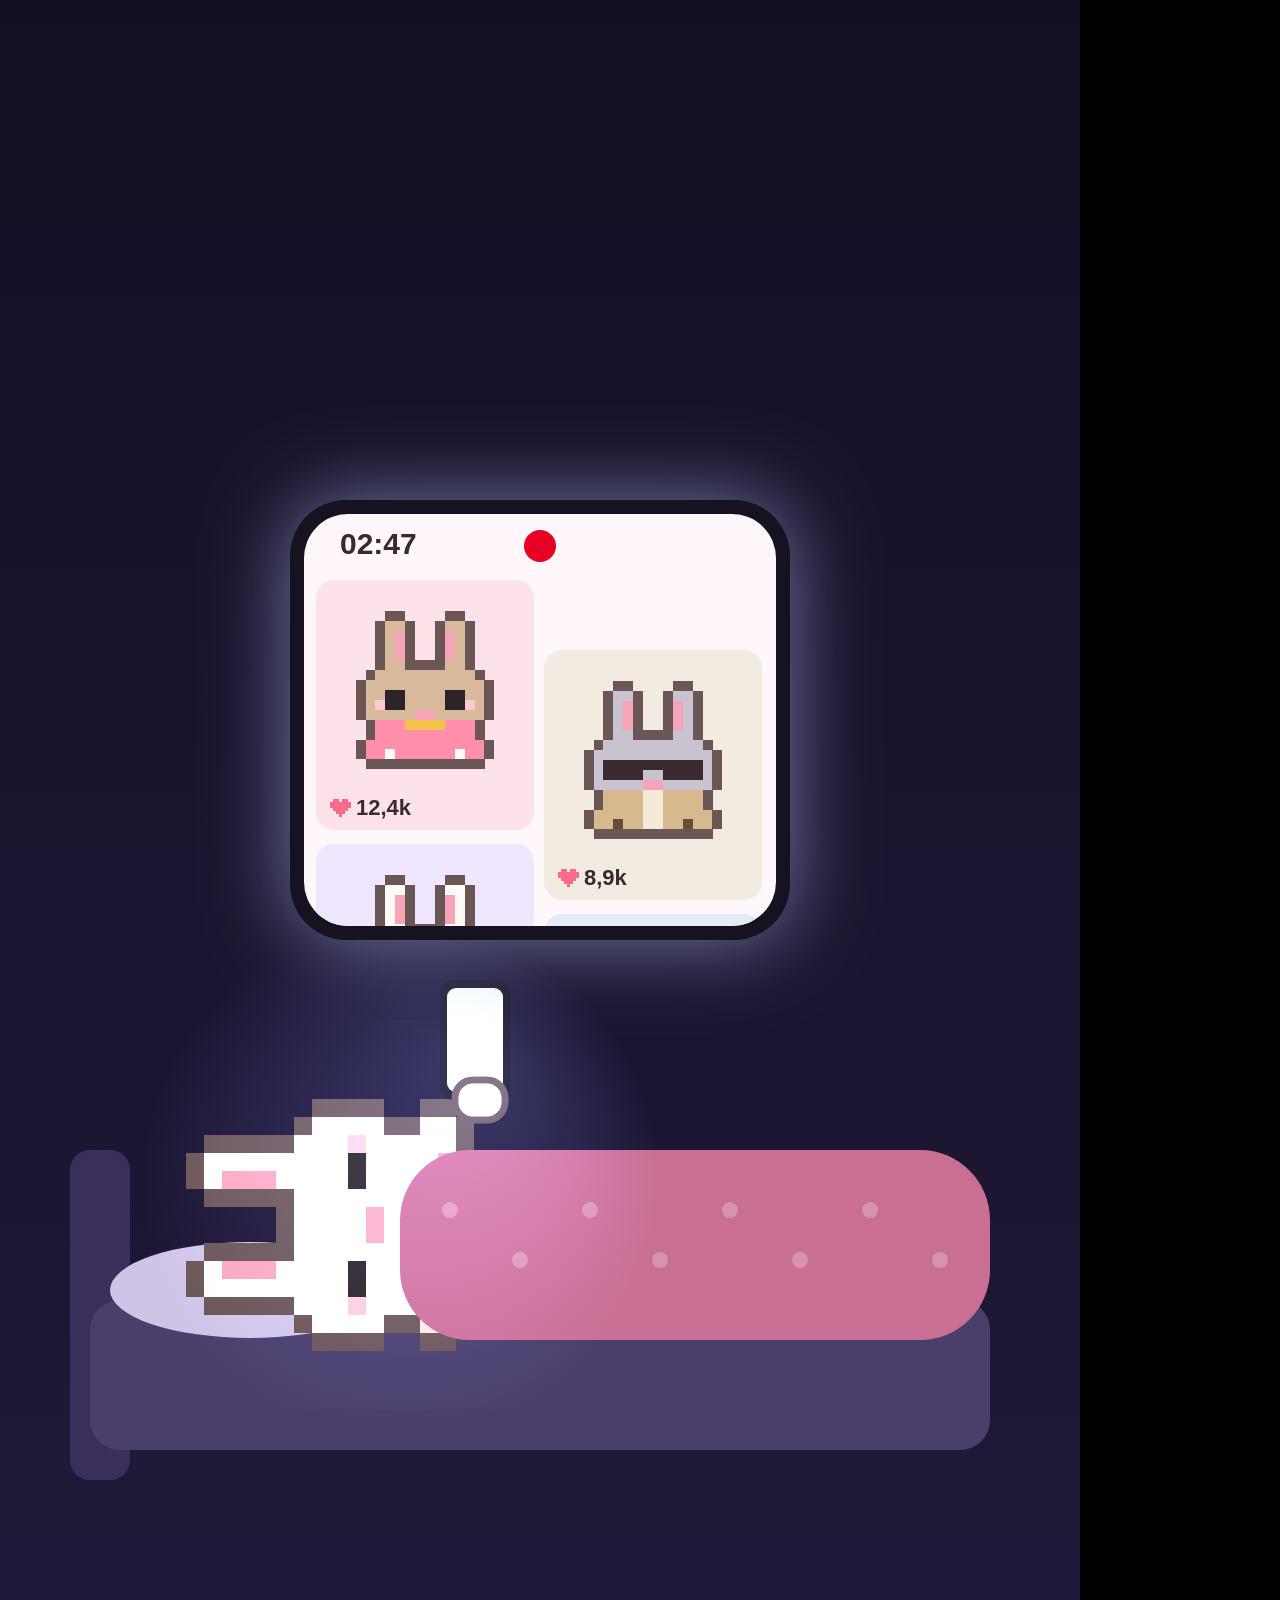
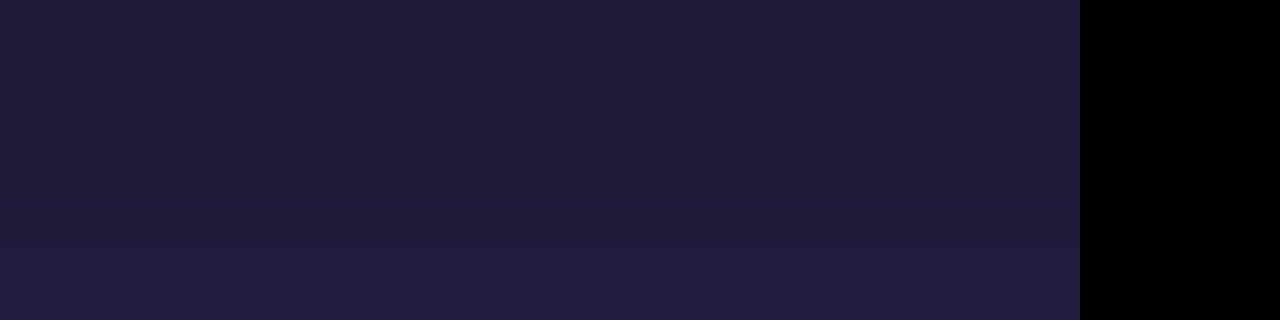
<file: docs/social/tiktok/story.html>
<!DOCTYPE html>
<html><head><meta charset="utf-8">
<style>html, body { margin: 0; background: #000; } canvas { display: block; }</style></head>
<body>
<canvas id="c" width="1080" height="1920"></canvas>
<script src="mali-lib.js"></script>
<script>
LEN = 14.5;
// ---------- Ablauf ----------
// 0–5.6 nachts im Bett (Feed, Traum) · 5.6–9.0 Lampe an, suchen, zu teuer · 9.0–12.5 Idee, Sonnenaufgang, Ende
function scene(t) {
  if (t < 5.6) return sceneBedSide(t);
  const sunrise = easeOut(prog(t, 11.0, 12.2));
  room(t, sunrise, true);
  const MX = W / 2, MY = 1100, S = 24;
  let face = "idle", squash = 0, hop = 0;
  const fx = [];

  let shake = 0;
  if (t < 7.6) {                                                    // überfordert: wo suchen?
    face = t < 5.9 ? "blink" : "shock";
    shake = t > 6.0 ? Math.sin(t * 60) * 5 * prog(t, 6.0, 6.6) : 0;
    fx.push(() => {
      WINDOWS.forEach(([x, y, rot], i) => {
        const at = 6.0 + i * 0.1, p = easeBack(prog(t, at, at + 0.2));
        browserWin(x + (i % 2 ? 1 : -1) * Math.sin(t * 3 + i) * 6, y, p * 0.72 * (1 - prog(t, 7.4, 7.6)), rot, i);
      });
      narrate(["*wo soll sie überhaupt", "suchen??*"], 340, { scale: easeBack(prog(t, 5.9, 6.2)) });
      const n = Math.min(37, Math.floor(prog(t, 6.0, 7.3) * 37));
      if (t > 6.1) caption([tr("37 tabs offen").replace("37", String(n))], W / 2, 500, 40, { bg: "#3a2a30", fg: "#fff", alpha: 1 - prog(t, 7.4, 7.6) });
    });
  } else if (t < 11.0) {                                            // suchen
    face = t < 9.6 ? ((t % 0.9) > 0.8 ? "blink" : "tired") : "sad";
    squash = t > 9.6 ? 0.06 * easeOut(prog(t, 9.6, 9.9)) : 0;
    fx.push(() => {
      if (t < 9.6) {
        narrate(["*sucht 3 stunden*"], 340, { scale: easeBack(prog(t, 7.6, 7.9)) });
        clock(860, 640, 66, t, 14);
      } else narrate(["*alles zu teuer*"], 340, { scale: easeBack(prog(t, 9.6, 9.9)) });
      [["189 €", 270, 760, 8.0, "#c93a69", false, -0.12], ["ausverkauft", 690, 770, 8.4, "#8c7f78", true, 0.08],
       ["249 €", 250, 900, 8.8, "#c93a69", false, 0.07], ["nur in den USA", 680, 905, 9.2, "#8c7f78", false, -0.06]]
        .forEach(([s, x, y, at, color, strike, rot]) => {
          const p = easeBack(prog(t, at, at + 0.22));
          const shake = between(t, at, at + 0.3) ? Math.sin(t * 80) * 6 : 0;
          tag(s, x + shake, y, { color, strike, scale: p, rot });
        });
      if (t > 9.7) sprite(DROP, MX + 170, 980 + ((t - 9.7) % 0.6) * 60, 9, 1 - ((t - 9.7) % 0.6) / 0.6);
    });
  } else {                                                          // die Idee
    face = (t % 1.7) > 1.6 ? "blink" : "shiny";
    hop = t > 11.4 ? Math.abs(Math.sin((t - 11.4) * 5)) * 22 * (1 - prog(t, 13.4, 14.2)) : 0;
    const b = easeBack(prog(t, 11.0, 11.25));
    fx.push(() => {
      ctx.save(); ctx.globalAlpha = 0.5 * (1 - prog(t, 11.0, 11.7));
      ctx.fillStyle = "#fff6c2"; ctx.beginPath(); ctx.arc(MX, 770, 320 * easeOut(prog(t, 11.0, 11.7)), 0, 7); ctx.fill(); ctx.restore();
      sprite(BULB, MX, 780 - hop + Math.sin(t * 3) * 6, 24 * b);
      for (let i = 0; i < 5; i++) {
        const k = ((t - 11.0) * 1.2 + i / 5) % 1;
        sprite(SPARK, MX + [-280, 290, -200, 220, 0][i], [760, 800, 960, 990, 640][i] - k * 40, 10, Math.sin(k * Math.PI));
      }
      narrate(["*hat eine idee*"], 340, { scale: easeBack(prog(t, 11.1, 11.4)), size: 86 });
    });
  }

  mali(MX + shake, MY - hop, S, face, { squash });
  bedFront(1250);
  const dark = (t < 11.0 ? 0.62 : 0.62 * (1 - sunrise)) + (between(t, 9.6, 11.0) ? 0.1 * prog(t, 9.6, 10.0) : 0);
  if (t < 5.9) darkness(0.85 - 0.23 * prog(t, 5.6, 5.9), 140, 1140, 900, true);   // Lampe klickt an
  else darkness(dark, 300, 1100, 950, true);
  fx.forEach((f) => f());
  // ganz am Ende sanft ausblenden
  const out = prog(t, LEN - 0.5, LEN);
  if (out > 0) { ctx.fillStyle = `rgba(255,247,250,${out})`; ctx.fillRect(0, 0, W, H); }
}

window.duration = LEN;
window.draw = (t) => { ctx.setTransform(1, 0, 0, 1, 0, 0); ctx.clearRect(0, 0, W, H); scene(t); };
window.draw(0);
</script>
</body></html>
</file>
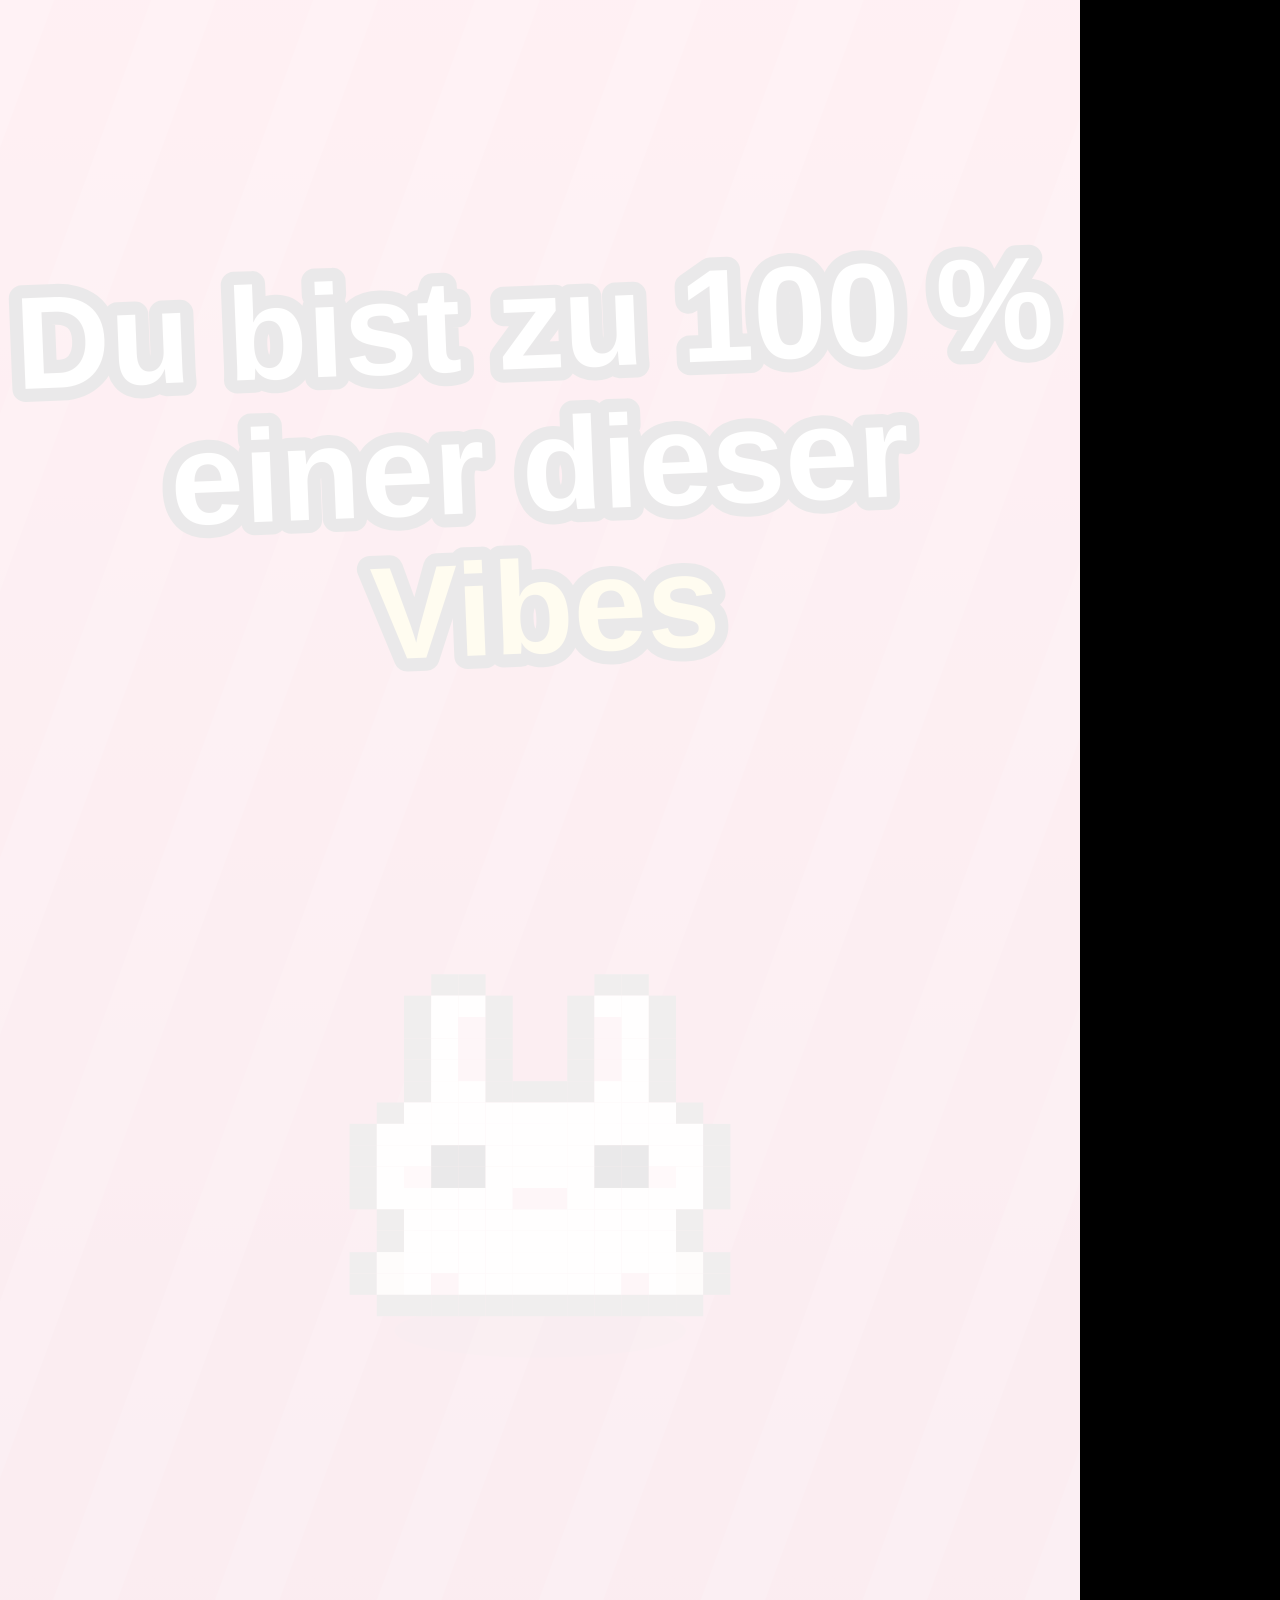
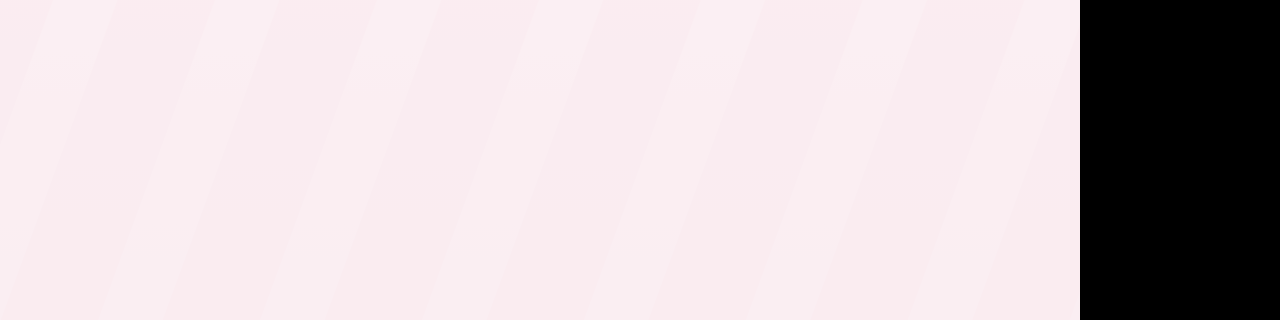
<file: docs/social/tiktok/video.html>
<!DOCTYPE html>
<html><head><meta charset="utf-8">
<style>html, body { margin: 0; background: #000; } canvas { display: block; }</style></head>
<body>
<canvas id="c" width="1080" height="1920"></canvas>
<script>
// Malipin TikTok-Teaser. Alles hängt an der Zeit t (Sekunden) -> Bild für Bild renderbar.
// Takt: 150 BPM, 1 Schlag = 0,4 s (Musik: sound.py). Sicherer Bereich für TikTok-Bedienelemente:
// Inhalte zwischen y 180 und 1520, rechts nicht über x 940.
const W = 1080, H = 1920, BEAT = 0.4;
const ctx = document.getElementById("c").getContext("2d");
// Sprache: ?lang=en -> englische Texte (alle Textfunktionen übersetzen automatisch)
const LANG = new URLSearchParams(location.search).get("lang") || "de";
const EN = {
"Du bist zu 100 %": "You're 100% one",
"einer dieser": "of these",
"Vibes": "vibes",
"Lederjacke": "Leather jacket",
"Plateau-Boots": "Platform boots",
"Silberschmuck": "Silver jewelry",
"Leinenhose": "Linen pants",
"Goldene Creolen": "Gold hoops",
"Ballerinas": "Ballet flats",
"Baby Tee": "Baby tee",
"Low Rise Jeans": "Low rise jeans",
"Glitzer": "Glitter",
"Hoodie": "Hoodie",
"Cargohose": "Cargo pants",
"Chunky Sneaker": "Chunky sneakers",
"Blumenkleid": "Floral dress",
"Korbtasche": "Basket bag",
"Strickjacke": "Cardigan",
"Cashmere": "Cashmere",
"Loafer": "Loafers",
"Trenchcoat": "Trench coat",
"Schleifen": "Bows",
"Spitze": "Lace",
"Fleece": "Fleece",
"Trailschuhe": "Trail shoes",
"Windjacke": "Windbreaker",
"Welcher bist du?": "Which one are you?",
"Welcher bist": "Which one",
"du?": "are you?",
"Kommentier deinen Vibe": "Comment your vibe",
"Dein Pinterest-Board": "Your Pinterest board",
"kann jetzt": "can now",
"SHOPPEN": "SHOP",
"Mali checkt": "Mali checks",
"jeden Pin …": "every pin …",
"… und findet alles": "… and finds it all",
"in deinem Budget": "within your budget",
"Dein Pinterest.": "Your Pinterest.",
"Dein Shop.": "Your shop.",
"Folg uns, bald geht's los": "Follow us, launching soon",
"€ 39,90": "€39.90",
"€ 14,99": "€14.99",
"€ 29,00": "€29.00",
"€ 18,50": "€18.50",
"€ 24,90": "€24.90",
"€ 49,00": "€49.00",
"€ 22,00": "€22.00",
"€ 31,90": "€31.90",
"€ 27,50": "€27.50",
"Werbung": "Ad",
"Dieses Outfit": "Want this",
"nachkaufen?": "outfit?",
"für unter 120 €": "under €120",
"Screenshot …": "Screenshot …",
"… Mali findet's!": "… Mali finds it!",
"Baggy Jeans": "Baggy jeans",
"Weiße Sneaker": "White sneakers",
"44,90 €": "€44.90",
"29,99 €": "€29.99",
"39,00 €": "€39.00",
"Alles zusammen 113,89 €": "Total €113.89",
"Screenshot rein.": "Screenshot it.",
"Mali findet's": "Mali finds it",
"Bald auf malipin.com": "Soon on malipin.com",
"bald verfügbar": "coming soon"
};
const tr = (s) => (LANG === "en" && EN[s] !== undefined ? EN[s] : s);

const FONT = '"Inter Display", Inter, sans-serif';

// ---------- Mali (gleiche Pixel wie frontend/bunny.js) ----------
const PAL = { o: "#6b5656", w: "#fffaf6", s: "#f1e1da", p: "#f6a5b9", b: "#ffc7d1", k: "#2d2326", r: "#ff6b8b" };
const IDLE = [
  "....oo....oo....", "...owwo..owwo...", "...owpo..opwo...", "...owpo..opwo...",
  "...owpo..opwo...", "...owwoooowwo...", "..owwwwwwwwwwo..", ".owwwwwwwwwwwwo.",
  ".owwkkwwwwkkwwo.", ".owbkkwwwwkkbwo.", ".owwwwwppwwwwwo.", "..owwwwwwwwwwo..",
  "..owwwwwwwwwwo..", ".oswwwwwwwwwwso.", ".oswpwwwwwwpwso.", "..oooooooooooo.."];
const mk = (rows) => IDLE.map((r, i) => rows[i] || r);
const MALI = {
  idle: IDLE,
  blink: mk({ 8: ".owwwwwwwwwwwwo.", 9: ".owboowwwwoobwo." }),
  happy: mk({ 8: ".owwwowwwwowwwo.", 9: ".owbowowwowobwo." }),
  shock: mk({ 8: ".owkkkwwwwkkkwo.", 9: ".owkkkwwwwkkkwo.", 10: ".owwwwwkkwwwwwo." }),
};
const HEART = [".rr.rr.", "rrrrrrr", "rrrrrrr", ".rrrrr.", "..rrr..", "...r..."];

function pixels(rows, x, y, s, pal, alpha = 1) {
  ctx.save(); ctx.globalAlpha *= alpha;
  rows.forEach((row, r) => [...row].forEach((ch, c) => {
    if (ch === "." || !pal[ch]) return;
    ctx.fillStyle = pal[ch];
    ctx.fillRect(Math.round(x + c * s), Math.round(y + r * s), Math.ceil(s), Math.ceil(s));
  }));
  ctx.restore();
}
function mali(cx, cy, s, face = "idle", alpha = 1, squash = 0) {
  ctx.save(); ctx.globalAlpha = alpha * 0.18; ctx.fillStyle = "#6b5656";
  ctx.beginPath(); ctx.ellipse(cx, cy + 8.6 * s, 6 * s, 1.1 * s, 0, 0, Math.PI * 2); ctx.fill(); ctx.restore();
  ctx.save(); ctx.translate(cx, cy + 8 * s); ctx.scale(1 + squash, 1 - squash); ctx.translate(-cx, -(cy + 8 * s));
  pixels(MALI[face], cx - 8 * s, cy - 8 * s, s, PAL, alpha);
  ctx.restore();
}
function heart(cx, cy, s, alpha = 1) { pixels(HEART, cx - 3.5 * s, cy - 3 * s, s, PAL, alpha); }

// ---------- Pixel-Teile ----------
const ITEMS = {
  jacket: ["...XX..XX...", "..XXXwwXXX..", ".XXXXwwXXXX.", "XXXXXwwXXXXX", "XXXXXwwXXXXX",
           "XX.XXwwXX.XX", "XX.XXwwXX.XX", "XX.XXwwXX.XX", "XX.XXXXXX.XX", "...XXXXXX..."],
  jeans:  ["..XXXXXXXX..", "..XXXXXXXX..", "..XXXX.XXX..", ".XXXXX.XXXX.", ".XXXX..XXXX.",
           ".XXXX..XXXX.", "XXXXX..XXXXX", "XXXXX..XXXXX", "XXXXX..XXXXX", "XXXX....XXXX"],
  sneaker:["............", "....XXX.....", "...XXXXX....", "..XXXXXXXX..", ".XXXXXXXXXXX",
           "XXXXXXXXXXXX", "GGGGGGGGGGGG", "............"],
  bag:    ["....XXXX....", "...X....X...", "...X....X...", ".XXXXXXXXXX.", ".XXXXXXXXXX.",
           ".XXXXwwXXXX.", ".XXXXXXXXXX.", ".XXXXXXXXXX.", ".XXXXXXXXXX."],
  top:    [".XX....XX.", ".XXXXXXXX.", "XXXXXXXXXX", "XXXXXXXXXX", "..XXXXXX..",
           "..XXXXXX..", "..XXXXXX..", "..XXXXXX.."],
  dress:  ["...XXXX...", "...XXXX...", "..XXXXXX..", "..XXXXXX..", ".XXXXXXXX.",
           ".XXXXXXXX.", "XXXXXXXXXX", "XXXXXXXXXX", "XXXXXXXXXX"],
  vase:   ["...XXXX...", "...XXXX...", "....XX....", "...XXXX...", "..XXXXXX..",
           ".XXXXXXXX.", ".XXXXXXXX.", ".XXXXXXXX.", "..XXXXXX.."],
  lamp:   ["..XXXXXX..", ".XXXXXXXX.", "XXXXXXXXXX", "....XX....", "....XX....",
           "....XX....", "...XXXX...", "..XXXXXX.."],
};
function item(name, cx, cy, s, color, alpha = 1) {
  const rows = ITEMS[name];
  pixels(rows, cx - rows[0].length * s / 2, cy - rows.length * s / 2, s,
         { X: color, w: "#fffaf6", G: "#8c7f78" }, alpha);
}

// ---------- Helfer ----------
const clamp = (v, a = 0, b = 1) => Math.min(b, Math.max(a, v));
const prog = (t, a, b) => clamp((t - a) / (b - a));
const easeOut = (x) => 1 - Math.pow(1 - x, 3);
const easeBack = (x) => { const c = 2.2; return 1 + (c + 1) * Math.pow(x - 1, 3) + c * Math.pow(x - 1, 2); };
const lerp = (a, b, x) => a + (b - a) * x;
// Kurzer "Punch" direkt nach einem Ereignis bei time (1 -> 0)
const punch = (t, time, len = 0.25) => (t >= time && t < time + len) ? 1 - (t - time) / len : 0;

function bg(top, bottom) {
  const g = ctx.createLinearGradient(0, 0, 0, H);
  g.addColorStop(0, top); g.addColorStop(1, bottom);
  ctx.fillStyle = g; ctx.fillRect(0, 0, W, H);
}
function round(x, y, w, h, r) {
  ctx.beginPath(); ctx.moveTo(x + r, y); ctx.arcTo(x + w, y, x + w, y + h, r);
  ctx.arcTo(x + w, y + h, x, y + h, r); ctx.arcTo(x, y + h, x, y, r); ctx.arcTo(x, y, x + w, y, r);
  ctx.closePath();
}
function label(lines, cx, cy, size, { bg = "#fff", fg = "#3a2a30", weight = 800, scale = 1, alpha = 1, pad = 0.42, rot = 0 } = {}) {
  if (alpha <= 0 || scale <= 0) return;
  lines = lines.map(tr);
  ctx.save(); ctx.globalAlpha = alpha; ctx.translate(cx, cy); ctx.rotate(rot); ctx.scale(scale, scale);
  ctx.font = `${weight} ${size}px ${FONT}`;
  const widest = Math.max(...lines.map((l) => ctx.measureText(l).width)) * (1 + pad * 2 * size / 100 * 0) + size * pad * 2;
  if (widest > 780) { size = size * 780 / widest; ctx.font = `${weight} ${size}px ${FONT}`; }
  ctx.textAlign = "center"; ctx.textBaseline = "middle";
  const lh = size * 1.28, total = lh * lines.length;
  lines.forEach((line, i) => {
    const y = -total / 2 + lh * i + lh / 2;
    const w = ctx.measureText(line).width + size * pad * 2;
    if (bg) { ctx.fillStyle = bg; round(-w / 2, y - lh / 2, w, lh, size * 0.28); ctx.fill(); }
    ctx.fillStyle = fg; ctx.fillText(line, 0, y + size * 0.04);
  });
  ctx.restore();
}
// Großer Hook-Text: weiß mit dicker dunkler Kontur (klassischer TikTok-Look), leicht schräg
function hook(lines, cx, cy, size, { scale = 1, alpha = 1, rot = -0.04, fill = "#fff", stroke = "#2d2326" } = {}) {
  if (alpha <= 0 || scale <= 0) return;
  lines = lines.map(tr);
  ctx.save(); ctx.globalAlpha = alpha; ctx.translate(cx, cy); ctx.rotate(rot); ctx.scale(scale, scale);
  ctx.font = `900 ${size}px ${FONT}`;
  const widest = Math.max(...lines.map((l) => ctx.measureText(l).width)) + size * 0.2;
  if (widest > 780) { size = size * 780 / widest; ctx.font = `900 ${size}px ${FONT}`; }
  ctx.textAlign = "center"; ctx.textBaseline = "middle";
  ctx.lineJoin = "round"; ctx.lineWidth = size * 0.2; ctx.strokeStyle = stroke;
  const lh = size * 1.08;
  lines.forEach((line, i) => {
    const y = (i - (lines.length - 1) / 2) * lh;
    ctx.strokeText(line, 0, y); ctx.fillStyle = Array.isArray(fill) ? fill[i] : fill; ctx.fillText(line, 0, y);
  });
  ctx.restore();
}
function text(str, x, y, size, color, { weight = 800, alpha = 1, align = "center", font = FONT } = {}) {
  ctx.save(); ctx.globalAlpha = alpha; ctx.font = `${weight} ${size}px ${font}`;
  ctx.textAlign = align; ctx.textBaseline = "middle"; ctx.fillStyle = color;
  ctx.fillText(tr(str), x, y); ctx.restore();
}
function flash(t, time, strength = 0.8, len = 0.18) {
  const a = punch(t, time, len) * strength;
  if (a > 0) { ctx.fillStyle = `rgba(255,255,255,${a})`; ctx.fillRect(0, 0, W, H); }
}
function burst(t, time, cx, cy) {     // Herzchen fliegen auseinander
  const k = prog(t, time, time + 0.9);
  if (k <= 0 || k >= 1) return;
  for (let i = 0; i < 8; i++) {
    const ang = i / 8 * Math.PI * 2 + 0.3;
    heart(cx + Math.cos(ang) * 320 * easeOut(k), cy + Math.sin(ang) * 260 * easeOut(k) - 80 * k, 8, 1 - k);
  }
}
function endCard(t, start, headline, sub) {
  if (t < start) return;
  bg("#fff3f6", "#ffd2e0");
  const l = t - start;
  const hop = Math.abs(Math.sin(l * Math.PI / BEAT)) * 36;
  mali(W / 2, 640 - hop, 22, (l % 1.6) > 1.45 ? "blink" : "happy", 1, punch(t, start, 0.3) * 0.15);
  burst(t, start, W / 2, 600);
  hook(headline, W / 2, 1010, 104, { scale: easeBack(prog(t, start, start + 0.3)) });
  if (sub) label([sub], W / 2, 1220, 46, { bg: "#c93a69", fg: "#fff", weight: 800, scale: easeBack(prog(t, start + 0.4, start + 0.7)) });
  text("malipin", W / 2, 1355, 92, "#3a2a30", { weight: 800, alpha: prog(t, start + 0.6, start + 0.9), font: 'Georgia, "DejaVu Serif", serif' });
  label(["bald verfügbar"], W / 2, 1450, 38, { bg: "#3a2a30", fg: "#fff", weight: 800, alpha: prog(t, start + 0.8, start + 1.1) });
}

// ---------- Video 1: Welcher Vibe bist du? ----------
const VIBES = [
  ["Goth Baddie", "#140f15", "#3b2433", "#ff86b0", ["Lederjacke", "Plateau-Boots", "Silberschmuck"], true],
  ["Clean Girl", "#fbf4ec", "#efe0d0", "#a07c5a", ["Leinenhose", "Goldene Creolen", "Ballerinas"]],
  ["Y2K Baby", "#ffc2e6", "#bba6ff", "#b0368a", ["Baby Tee", "Low Rise Jeans", "Glitzer"]],
  ["Streetwear Icon", "#18222d", "#3d5367", "#ffd166", ["Hoodie", "Cargohose", "Chunky Sneaker"], true],
  ["Cottagecore", "#eef3e2", "#cfe0b6", "#5f7d3a", ["Blumenkleid", "Korbtasche", "Strickjacke"]],
  ["Quiet Luxury", "#ece6dd", "#cbbfae", "#6e5a45", ["Cashmere", "Loafer", "Trenchcoat"]],
  ["Coquette Era", "#ffe1ea", "#ffb8cf", "#c93a69", ["Schleifen", "Spitze", "Ballerinas"]],
  ["Gorpcore", "#dfe8e1", "#93ad9a", "#2f5a45", ["Fleece", "Trailschuhe", "Windjacke"]],
];
const V1_START = 1.6, V1_STEP = 0.8, V1_END = V1_START + VIBES.length * V1_STEP;   // 8.0
function video1(t) {
  if (t >= V1_END) return endCard(t, V1_END, ["Welcher bist", "du?"], "Kommentier deinen Vibe");
  if (t < V1_START) {
    bg("#ff6b8b", "#c93a69");
    // Streifen-Hintergrund, der sich bewegt
    ctx.save(); ctx.globalAlpha = 0.12; ctx.fillStyle = "#fff";
    for (let i = -4; i < 14; i++) { ctx.save(); ctx.translate(i * 160 + (t * 300) % 160, 0); ctx.rotate(0.35); ctx.fillRect(0, -200, 60, 2600); ctx.restore(); }
    ctx.restore();
    hook(["Du bist zu 100 %", "einer dieser", "Vibes"], W / 2, 480, 118, { scale: lerp(1.35, 1, easeOut(prog(t, 0, 0.18))), fill: ["#fff", "#fff", "#ffe066"] });
    const hop = Math.abs(Math.sin(t * Math.PI / BEAT)) * 60;
    mali(W / 2, 1120 - hop, 24, t > 1.0 ? "shock" : "idle", 1, punch(t % BEAT, 0, 0.12) * 0.12);
    flash(t, 0, 0.9);
    return;
  }
  const i = Math.floor((t - V1_START) / V1_STEP), local = (t - V1_START) - i * V1_STEP;
  const [name, top, bottom, accent, pieces, dark] = VIBES[i];
  bg(top, bottom);
  const fg = dark ? "#fff" : "#3a2a30";
  // Fortschritt oben: 8 Punkte
  for (let k = 0; k < VIBES.length; k++) {
    ctx.fillStyle = k <= i ? accent : (dark ? "rgba(255,255,255,.25)" : "rgba(58,42,48,.18)");
    round(W / 2 - 4 * 70 + k * 70 + 6, 200, 58, 12, 6); ctx.fill();
  }
  const pop = easeBack(prog(local, 0, 0.2));
  label([name], W / 2, 380, 104, { bg: accent, fg: "#fff", scale: pop, rot: (i % 2 ? 1 : -1) * 0.03, weight: 900 });
  const jump = Math.sin(prog(local, 0, 0.4) * Math.PI) * 90;
  mali(W / 2, 860 - jump, 22, local < 0.45 ? "happy" : "idle", 1, punch(t, V1_START + i * V1_STEP + 0.4, 0.15) * 0.14);
  burst(t, V1_START + i * V1_STEP, W / 2, 780);
  pieces.forEach((piece, k) => {
    const a = easeBack(prog(local, 0.06 + k * 0.07, 0.2 + k * 0.07));
    label([piece], W / 2 + (k - 1) * 0, 1150 + k * 112, 52, { bg: dark ? "rgba(255,255,255,.16)" : "rgba(255,255,255,.85)", fg, weight: 800, scale: a });
  });
  label(["Welcher bist du?"], W / 2, 1490, 44, { bg: "#3a2a30", fg: "#fff", weight: 800 });
  flash(t, V1_START + i * V1_STEP, 0.6, 0.12);
}

// ---------- Video 2: Dein Pinterest kann shoppen ----------
const PINS = [
  ["#2b2228", "jacket", 240], ["#e9d8c4", "top", 190], ["#8fa9c9", "jeans", 220],
  ["#f3e6dc", "vase", 190], ["#c93a69", "bag", 220], ["#f5f1ea", "sneaker", 180],
  ["#b8c9a3", "dress", 230], ["#d7b98e", "lamp", 200], ["#3b4a5c", "jeans", 210],
];
const PRICES = ["€ 39,90", "€ 14,99", "€ 29,00", "€ 18,50", "€ 24,90", "€ 49,00", "€ 22,00", "€ 31,90", "€ 27,50"];
const V2_DROP = 4.8, V2_END = 8.4;
function shade(hex) {
  const n = parseInt(hex.slice(1), 16), r = n >> 16, g = (n >> 8) & 255, b = n & 255;
  const mix = (v) => Math.round(v + (255 - v) * 0.78);
  return `rgb(${mix(r)},${mix(g)},${mix(b)})`;
}
function pinBoard(t, scroll, scan) {
  const colW = 250, gap = 22, x0 = (W - colW * 3 - gap * 2) / 2, top = 560;
  const cols = [0, 0, 0];
  PINS.forEach(([color, kind, h], i) => {
    const flip = easeBack(prog(t, V2_DROP + i * 0.08, V2_DROP + 0.25 + i * 0.08));
    const extra = 66 * clamp(flip);
    const c = i % 3, x = x0 + c * (colW + gap), y = top + cols[c] - scroll;
    cols[c] += h + extra + gap;
    ctx.save(); ctx.translate(x + colW / 2, y + h / 2); ctx.scale(1 + punch(t, V2_DROP + i * 0.08, 0.2) * 0.08, 1 + punch(t, V2_DROP + i * 0.08, 0.2) * 0.08); ctx.translate(-(x + colW / 2), -(y + h / 2));
    ctx.save(); ctx.shadowColor = "rgba(58,42,48,.14)"; ctx.shadowBlur = 24; ctx.shadowOffsetY = 8;
    ctx.fillStyle = "#fff"; round(x, y, colW, h + extra, 24); ctx.fill(); ctx.restore();
    ctx.save(); round(x + 10, y + 10, colW - 20, h - 20, 16); ctx.clip();
    ctx.fillStyle = shade(color); ctx.fillRect(x, y, colW, h);
    item(kind, x + colW / 2, y + h / 2, 12, color);
    if (scan !== null && Math.abs(scan - (y + h / 2)) < 140) { ctx.fillStyle = "rgba(255,107,139,.22)"; ctx.fillRect(x, y, colW, h); }
    ctx.restore();
    if (flip > 0) {
      text(PRICES[i], x + 20, y + h + 26, 36, "#3a2a30", { align: "left", alpha: clamp(flip) });
      label(["Werbung"], x + 64, y + 40, 20, { bg: "rgba(255,255,255,.92)", fg: "#7a606a", weight: 700, alpha: clamp(flip), pad: 0.5 });
    }
    ctx.restore();
  });
}
function video2(t) {
  if (t >= V2_END) return endCard(t, V2_END, ["Dein Pinterest.", "Dein Shop."], "Folg uns, bald geht's los");
  bg("#fff8fa", "#ffe0ea");
  const scroll = t < 2 ? 260 - easeOut(prog(t, 0, 2)) * 260 : 0;
  const scan = t > 2.4 && t < 4.4 ? lerp(560, 1650, prog(t, 2.4, 4.4)) : null;
  pinBoard(t, scroll, scan);
  if (scan !== null) {
    const g = ctx.createLinearGradient(0, scan - 70, 0, scan + 6);
    g.addColorStop(0, "rgba(255,107,139,0)"); g.addColorStop(1, "rgba(255,107,139,.9)");
    ctx.fillStyle = g; ctx.fillRect(0, scan - 70, W, 76);
  }
  const g = ctx.createLinearGradient(0, 0, 0, 600);
  g.addColorStop(0, "#fff8fa"); g.addColorStop(0.8, "#fff8fa"); g.addColorStop(1, "rgba(255,248,250,0)");
  ctx.fillStyle = g; ctx.fillRect(0, 0, W, 600);
  if (t < 2.0) hook(["Dein Pinterest-Board", "kann jetzt", "SHOPPEN"], W / 2, 360, 96, { scale: lerp(1.4, 1, easeOut(prog(t, 0, 0.18))), fill: ["#fff", "#fff", "#ff6b8b"] });
  else if (t < V2_DROP) hook(["Mali checkt", "jeden Pin …"], W / 2, 360, 100, { scale: easeBack(prog(t, 2.0, 2.25)) });
  else hook(["… und findet alles", "in deinem Budget"], W / 2, 360, 90, { scale: easeBack(prog(t, V2_DROP, V2_DROP + 0.25)), fill: ["#fff", "#ffe066"] });
  // Mali hoppelt rein
  if (t > 1.8) {
    const inX = lerp(-220, 800, easeOut(prog(t, 1.8, 2.4)));
    const hop = Math.abs(Math.sin(t * Math.PI / BEAT)) * (t < 2.4 ? 70 : 20);
    const face = t > V2_DROP ? "happy" : (t > 4.0 ? "shock" : "idle");
    mali(inX, 1420 - hop, 13, face);
    burst(t, V2_DROP, inX, 1350);
  }
  flash(t, 0, 0.9); flash(t, V2_DROP, 0.7);
}

// ---------- Video 3: Dieses Outfit nachkaufen? ----------
const PERSON = [
  "......hhhh......", ".....hhhhhh.....", ".....hffffh.....", ".....hffffh.....",
  "......ffff......", ".......ff.......", "...JJJJJJJJJJ...", "..JJJJJWWJJJJJ..",
  "..JJJJJWWJJJJJ..", "..JJ.JJWWJJ.JJ..", "..JJ.JJWWJJ.JJ..", "..JJ.JJWWJJ.JJ..",
  "..ff.JJWWJJ.ff..", ".....JJJJJJ.....", "....BBBBBBBB....", "....BBBBBBBB....",
  "....BBBB.BBBB...", "...BBBBB.BBBBB..", "...BBBBB.BBBBB..", "...BBBBB.BBBBB..",
  "...BBBBB.BBBBB..", "..BBBBBB.BBBBBB.", "..BBBBBB.BBBBBB.", "..SSSSS...SSSSS.",
  "..SSSSS...SSSSS."];
const PERSON_PAL = { h: "#4a3428", f: "#f1c9a8", J: "#1e1a1d", W: "#fffaf6", B: "#7fa0c8", S: "#f4f1ec" };
function phone(x, y, w, h) {
  ctx.save(); ctx.shadowColor = "rgba(58,42,48,.28)"; ctx.shadowBlur = 40; ctx.shadowOffsetY = 16;
  ctx.fillStyle = "#231c20"; round(x, y, w, h, w * 0.09); ctx.fill(); ctx.restore();
  const b = w * 0.026;
  ctx.save(); round(x + b, y + b, w - 2 * b, h - 2 * b, w * 0.07); ctx.clip();
  const g = ctx.createLinearGradient(0, y, 0, y + h); g.addColorStop(0, "#efe4ee"); g.addColorStop(1, "#cdd7e6");
  ctx.fillStyle = g; ctx.fillRect(x, y, w, h);
  const ps = (w - 2 * b) / 22;
  pixels(PERSON, x + w / 2 - 8 * ps, y + h * 0.14, ps, PERSON_PAL);
  const u = w / 600;
  for (let i = 0; i < 3; i++) { ctx.fillStyle = "rgba(255,255,255,.8)"; ctx.beginPath(); ctx.arc(x + w - 60 * u, y + h - 360 * u + i * 95 * u, 26 * u, 0, 7); ctx.fill(); }
  ctx.fillStyle = "rgba(255,255,255,.85)"; round(x + 34 * u, y + h - 130 * u, w * 0.5, 20 * u, 10 * u); ctx.fill();
  round(x + 34 * u, y + h - 94 * u, w * 0.34, 20 * u, 10 * u); ctx.fill();
  ctx.restore();
}
const FINDS = [["jacket", "#1e1a1d", "Lederjacke", "44,90 €"], ["jeans", "#7fa0c8", "Baggy Jeans", "29,99 €"],
               ["sneaker", "#f4f1ec", "Weiße Sneaker", "39,00 €"]];
const V3_SHOT = 1.6, V3_DROP = 3.6, V3_TOTAL = 5.2, V3_END = 8.0;
function video3(t) {
  if (t >= V3_END) return endCard(t, V3_END, ["Screenshot rein.", "Mali findet's"], "Bald auf malipin.com");
  bg("#fff8fa", "#ffe0ea");
  const shrink = easeOut(prog(t, V3_SHOT + 0.3, V3_SHOT + 0.8));
  const pw = lerp(470, 330, shrink), ph = pw * 2.0;
  const px = lerp((W - 470) / 2, 80, shrink), py = lerp(570, 560, shrink);
  const kick = punch(t, V3_SHOT, 0.2) * 0.06;
  ctx.save(); ctx.translate(px + pw / 2, py + ph / 2); ctx.scale(1 - kick, 1 - kick); ctx.translate(-(px + pw / 2), -(py + ph / 2));
  phone(px, py, pw, ph);
  ctx.restore();
  // Texte oben (immer innerhalb x 90–990)
  if (t < V3_SHOT) {
    hook(["Dieses Outfit", "nachkaufen?"], W / 2, 330, 112, { scale: lerp(1.4, 1, easeOut(prog(t, 0, 0.18))) });
    label(["für unter 120 €"], W / 2 + 120, 500, 50, { bg: "#ffe066", fg: "#3a2a30", weight: 900, rot: 0.06, scale: easeBack(prog(t, 0.6, 0.85)) });
  } else if (t < V3_DROP) hook(["Screenshot …"], W / 2, 330, 120, { scale: easeBack(prog(t, V3_SHOT, V3_SHOT + 0.25)) });
  else hook(["… Mali findet's!"], W / 2, 330, 112, { scale: easeBack(prog(t, V3_DROP, V3_DROP + 0.25)), fill: "#ffe066" });
  // Scan
  if (t > V3_SHOT + 0.8 && t < V3_DROP) {
    const sy = lerp(py + 30, py + ph - 30, prog(t, V3_SHOT + 0.8, V3_DROP));
    ctx.fillStyle = "rgba(255,107,139,.9)"; ctx.fillRect(px + 10, sy, pw - 20, 8);
  }
  if (t > V3_SHOT + 0.6) {
    const a = prog(t, V3_SHOT + 0.6, V3_SHOT + 0.9);
    mali(px + pw - 20, py + ph + 10 - Math.abs(Math.sin(t * Math.PI / BEAT)) * 22, 9, t > V3_DROP ? "happy" : "idle", a);
  }
  // Treffer-Karten rechts neben dem Handy (x 440–930)
  FINDS.forEach(([kind, color, name, price], i) => {
    const time = V3_DROP + i * 0.4, a = easeBack(prog(t, time, time + 0.22));
    if (a <= 0) return;
    const x = 440, y = 560 + i * 222, w = 490, h = 200;
    ctx.save(); ctx.translate(x + w / 2, y + h / 2); ctx.scale(a, a); ctx.translate(-(x + w / 2), -(y + h / 2));
    ctx.save(); ctx.shadowColor = "rgba(58,42,48,.16)"; ctx.shadowBlur = 28; ctx.shadowOffsetY = 10;
    ctx.fillStyle = "#fff"; round(x, y, w, h, 28); ctx.fill(); ctx.restore();
    ctx.fillStyle = color === "#f4f1ec" ? "#d8cbc4" : shade(color); round(x + 16, y + 16, 168, h - 32, 18); ctx.fill();
    item(kind, x + 100, y + h / 2, 11, color);
    text(name, x + 206, y + 62, 36, "#3a2a30", { align: "left" });
    text(price, x + 206, y + 118, 46, "#c93a69", { align: "left", weight: 900 });
    label(["Werbung"], x + 252, y + 165, 20, { bg: "#fde9ef", fg: "#7a606a", weight: 700, pad: 0.5 });
    ctx.restore();
  });
  // Summe
  const s = easeBack(prog(t, V3_TOTAL, V3_TOTAL + 0.25));
  if (s > 0) {
    label(["Alles zusammen 113,89 €"], W / 2, 1360, 60, { bg: "#3a2a30", fg: "#fff", weight: 900, scale: s, rot: -0.02 });
    burst(t, V3_TOTAL, W / 2, 1360);
  }
  flash(t, 0, 0.9); flash(t, V3_SHOT, 1, 0.3); flash(t, V3_TOTAL, 0.4);
}

const VIDEOS = { 1: [video1, 12], 2: [video2, 12], 3: [video3, 12] };
const which = Number(new URLSearchParams(location.search).get("v") || 1);
window.duration = VIDEOS[which][1];
window.draw = (t) => {
  ctx.setTransform(1, 0, 0, 1, 0, 0); ctx.clearRect(0, 0, W, H);
  // Ganzes Bild pulsiert leicht im Takt (Zoom auf jedem Schlag)
  const pulse = 1 + 0.012 * Math.exp(-(t % BEAT) * 14);
  ctx.translate(W / 2, H / 2); ctx.scale(pulse, pulse); ctx.translate(-W / 2, -H / 2);
  VIDEOS[which][0](t);
};
window.draw(0);
</script>
</body></html>
</file>
